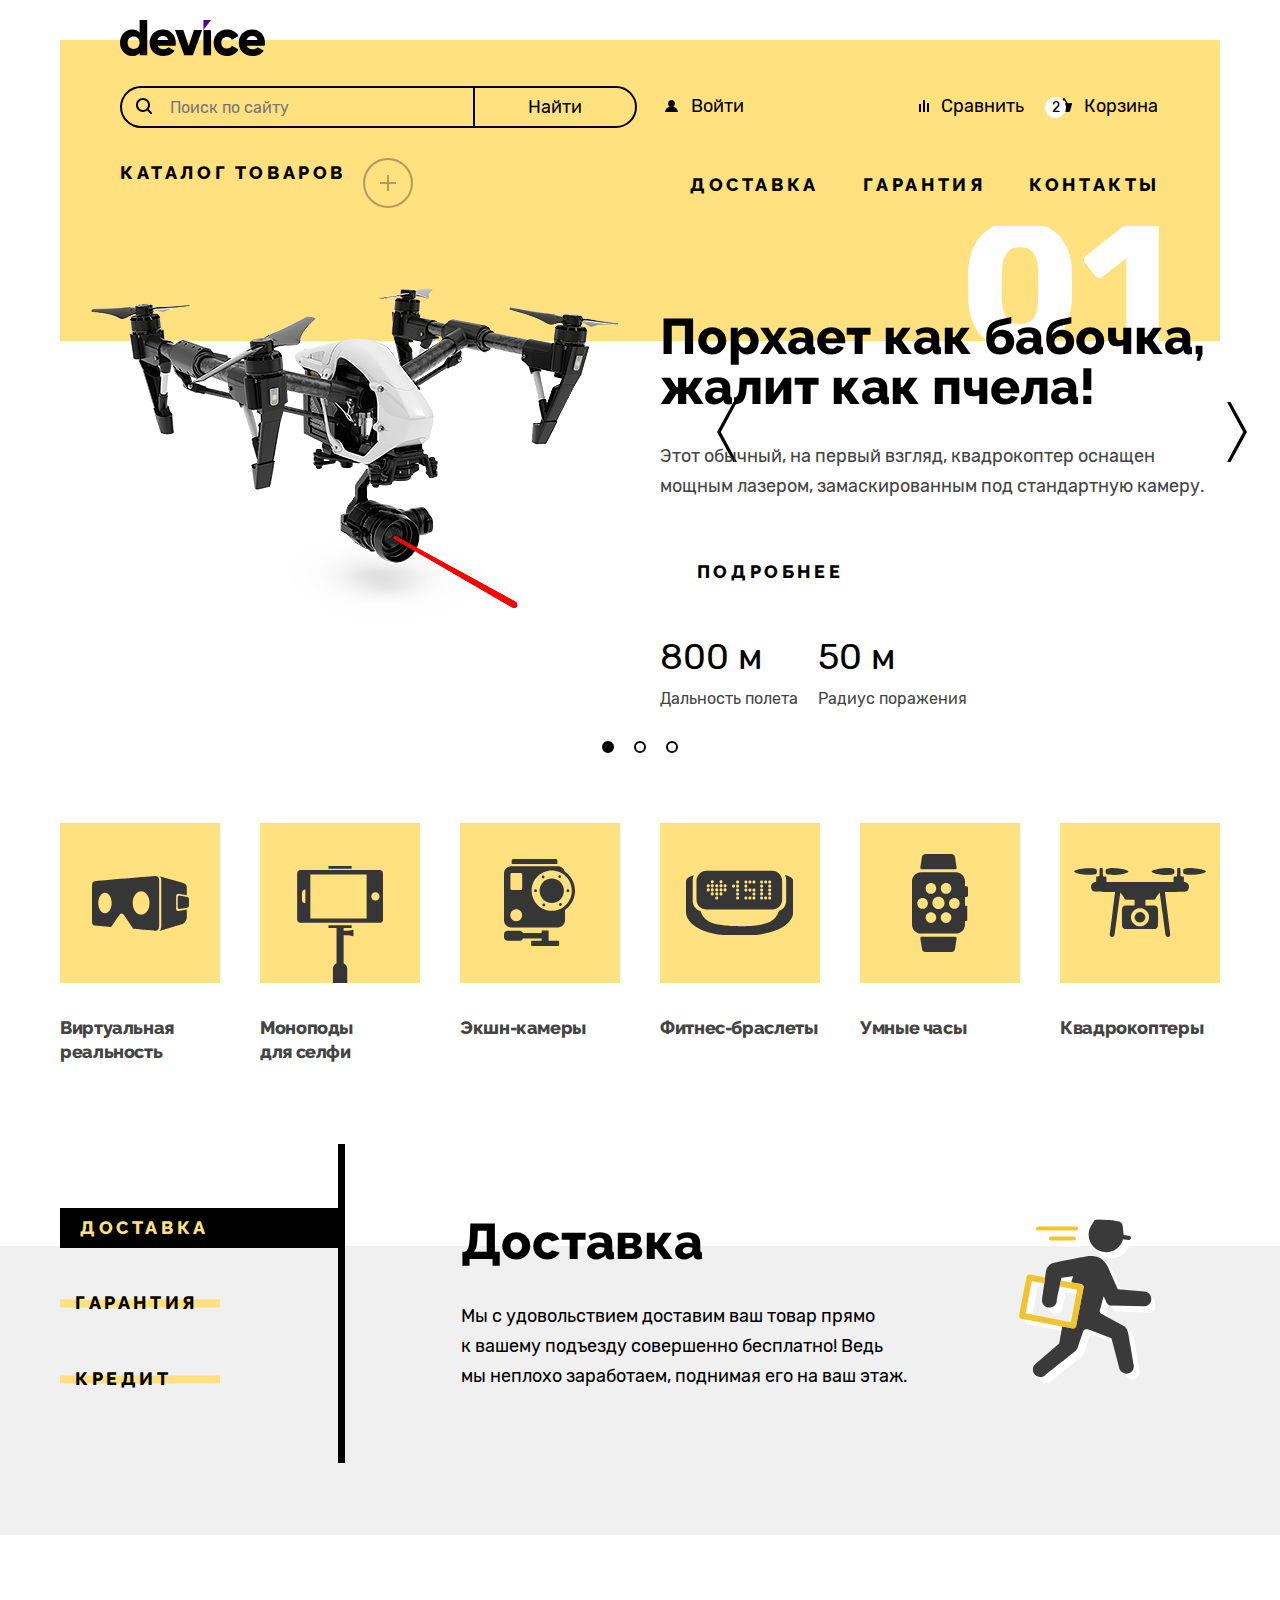
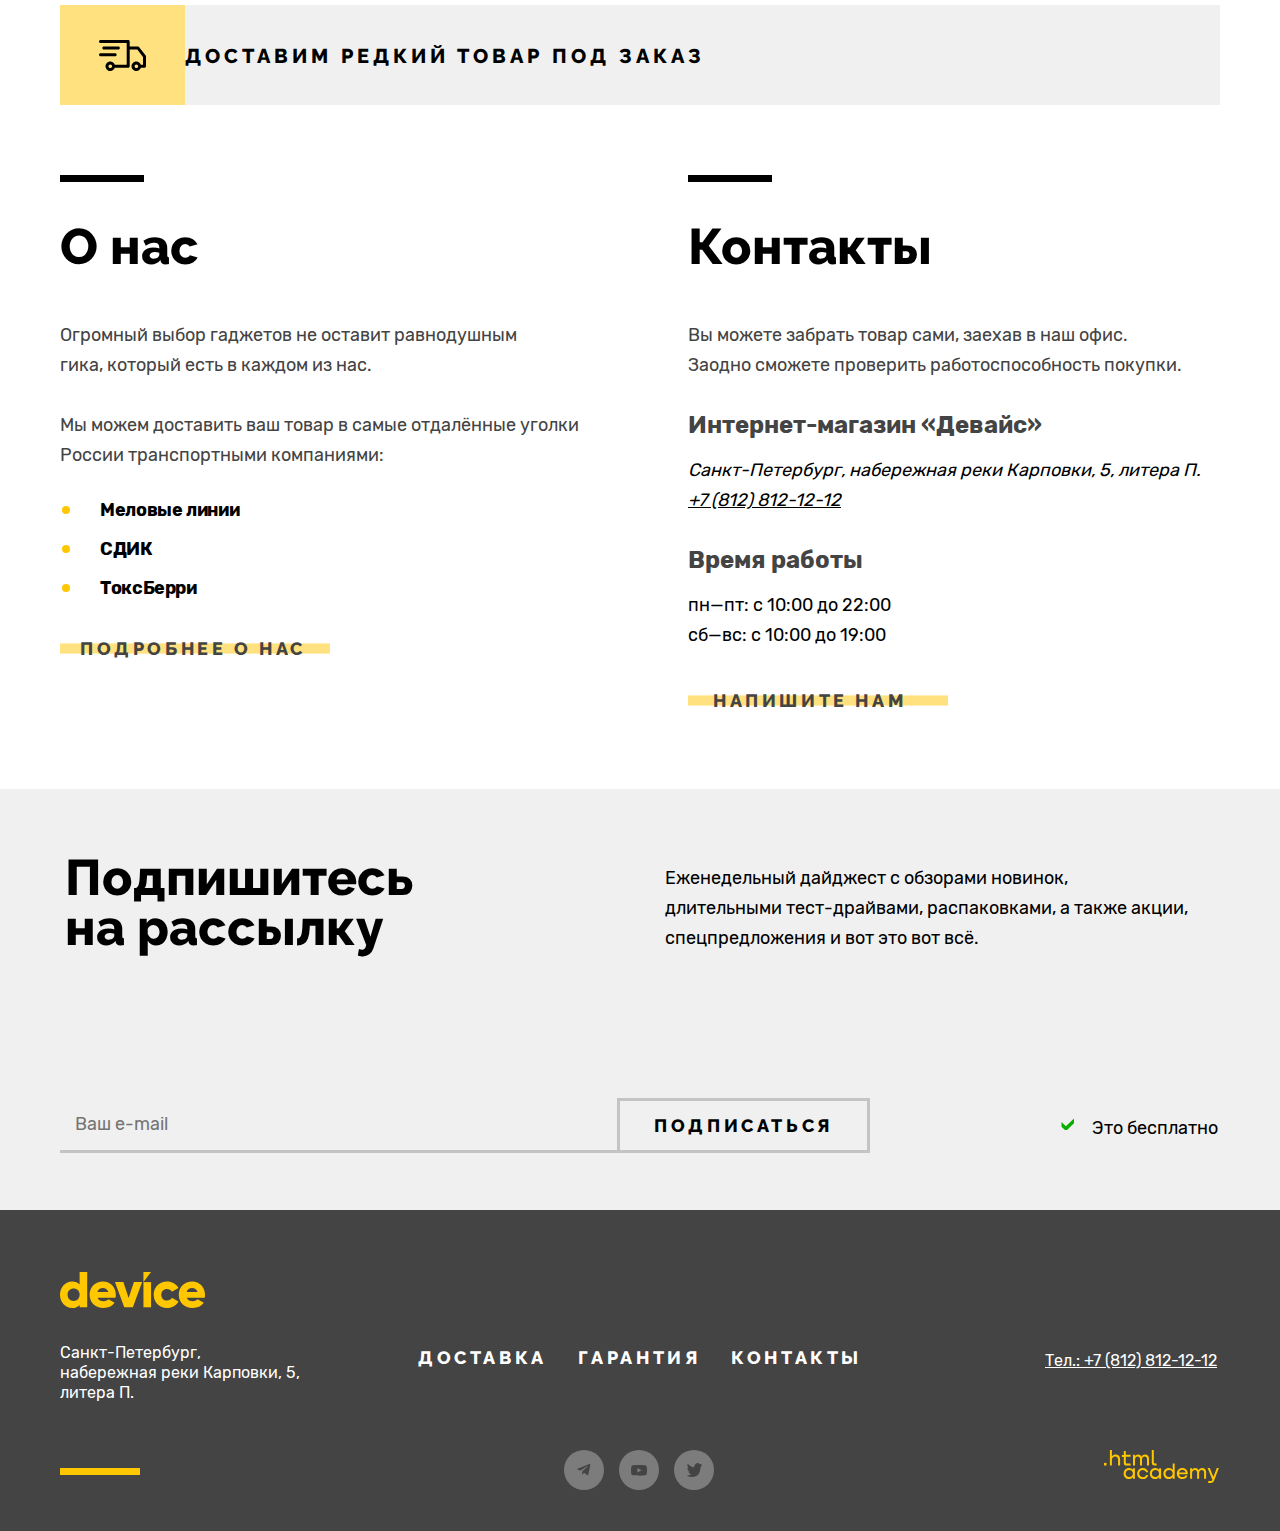
<file: index.html>
<!DOCTYPE html>
<html lang="ru">

  <head>
    <meta charset="utf-8">
    <meta http-equiv="X-UA-Compatible" content="IE=edge">
    <meta name="viewport" content="width=device-width, initial-scale=1.0">
    <meta name="description" content="HTML Academy: Девайс.">
    <title>HTML Academy: Девайс</title>
    <link rel="stylesheet" href="styles/styles.css">
  </head>

  <body>
    <header class="page-header">
      <a class="navigation-logo" href="index.html">
        <img class="page-header-logo" src="images/device-logo.svg" width="145" height="36" alt="Логотип Девайс.">
      </a>
      <nav class="navigation">
        <div class="navigation-list-top">
          <form class="search-form" action="https://echo.htmlacademy.ru/" method="post">
            <label class="search-form-label">
              <span class="visually-hidden">Поиск по сайту.</span>
            </label>
            <input class="search-field" placeholder="Поиск по сайту" type="text" name="site-search" required>
            <button class="search-button button" type="submit">Найти</button>
          </form>
          <div class="navigation-menu">
            <a class="navigation-link" href="#">
              <svg width="15" height="12" viewBox="0 0 15 12" fill="none" xmlns="http://www.w3.org/2000/svg">
                <path
                  d="M1 12H14C13.8 9.4 11.9 7.2 9.3 6.5C10.3 5.9 11 4.8 11 3.5C11 1.6 9.4 0 7.5 0C5.6 0 4 1.6 4 3.5C4 4.8 4.7 5.9 5.7 6.5C3.1 7.2 1.2 9.4 1 12Z"
                  fill="black" />
              </svg>
              <span class="link">Войти</span>
            </a>
            <a class="navigation-link navigation-link-out" aria-label="Выйти" href="#"></a>
          </div>
          <div class="navigation-menu">
            <a class="navigation-link navigation-link-compare" href="#">
              <svg width="10" height="12" viewBox="0 0 10 12" fill="none" xmlns="http://www.w3.org/2000/svg">
                <g clip-path="url(#clip0_40344_551)">
                  <path d="M6 0H4V12H6V0Z" fill="black" />
                  <path d="M2 4H0V12H2V4Z" fill="black" />
                  <path d="M10 3H8V12H10V3Z" fill="black" />
                </g>
                <defs>
                  <clipPath id="clip0_40344_551">
                    <rect width="10" height="12" fill="white" />
                  </clipPath>
                </defs>
              </svg>
              <span class="link">Сравнить</span>
            </a>
            <a class="navigation-link navigation-link-bag" href="#" data-counter="2">
              <svg width="16" height="14" viewBox="0 0 16 14" fill="none" xmlns="http://www.w3.org/2000/svg">
                <g clip-path="url(#clip0_40344_557)">
                  <path
                    d="M15.3 5L11.8 5.2L8.6 0.3C8.5 0.1 8.2 0 8 0C7.8 0 7.5 0.1 7.4 0.3L4.2 5.2H0.7C0.3 5.2 0 5.5 0 5.9C0 6 0 6 0 6.1L1.9 12.9C2.1 13.6 2.6 14 3.3 14H12.7C13.4 14 13.9 13.6 14.1 12.9L16 6C16 5.9 16 5.9 16 5.8C16 5.4 15.7 5 15.3 5ZM8 1.9L10.2 5.1H5.9L8 1.9Z"
                    fill="black" />
                </g>
                <defs>
                  <clipPath id="clip0_40344_557">
                    <rect width="16" height="14" fill="white" />
                  </clipPath>
                </defs>
              </svg>
              <span class="link">Корзина</span>
            </a>
          </div>

        </div>
      </nav>
      <nav class="navigation-list-bottom">
        <div class="product-catalog">
          <button class="product-catalog-button button" type="button">Каталог товаров</button>
          <div class="product-catalog-menu">
            <ul class="product-catalog-list">
              <li class="product-catalog-item">
                <a class="product-catalog-link" href="#">Виртуальная реальность</a>
              </li>
              <li class="product-catalog-item">
                <a class="product-catalog-link" href="monopods.html">Моноподы для cелфи</a>
              </li>
              <li class="product-catalog-item">
                <a class="product-catalog-link" href="#">Экшн-камеры</a>
              </li>
            </ul>
            <ul class="product-catalog-list">
              <li class="product-catalog-item">
                <a class="product-catalog-link" href="#">Фитнес-браслеты</a>
              </li>
              <li class="product-catalog-item">
                <a class="product-catalog-link" href="#">Умные часы</a>
              </li>
            </ul>
            <ul class="product-catalog-list">
              <li class="product-catalog-item">
                <a class="product-catalog-link" href="#">Квадрокоптеры</a>
              </li>
            </ul>
          </div>
        </div>
        <ul class="product-navigation-list">
          <li>
            <a class="product-navigation-link button" href="#">Доставка</a>
          </li>
          <li>
            <a class="product-navigation-link button" href="#">Гарантия</a>
          </li>
          <li>
            <a class="product-navigation-link button" href="#">Контакты</a>
          </li>
        </ul>
        </div>
      </nav>
    </header>

    <main class="main-index  main-container">
      <h1 class="visually-hidden">Интернет-магазин гаджетов Девайс.</h1>
      <section class="marketing">
        <h2 class="visually-hidden">Реклама товаров.</h2>
        <ul class="sliders">
          <li class="slider slider-current">
            <img class="slider-image" src="images/slider-1.png" width="560" height="560" alt="Квадрокоптер.">
            <div class="slider-text">
              <h3 class="slider-title">Порхает как бабочка, жалит как пчела!</h3>
              <p class="slider-describe">Этот обычный, на первый взгляд, квадрокоптер оснащен мощным лазером,
                замаскированным под стандартную камеру.</p>
              <a class="detail" href="#">Подробнее</a>
              <dl class="detail-list">
                <div class="detail-item">
                  <dd class="detail-value">800 м</dd>
                  <dt class="detail-characteristic">Дальность полета</dt>
                </div>
                <div>
                  <dd class="detail-value">50 м</dd>
                  <dt class="detail-characteristic">Радиус поражения</dt>
                </div>
              </dl>
            </div>
          </li>
          <li class="slider">
            <img class="slider-image" src="images/slider-2.png" width="560" height="560" alt="Фитнес-браслет.">
            <h3 class="slider-title">Худеем правильно!</h3>
            <p class="slider-describe">Мотивирующие фитнес-браслеты помогут найти в себе силы не пропускать занятия и
              соблюдать диету.</p>
            <a class="detail" href="#">Подробнее</a>
            <dl class="detail-list">
              <div class="detail-item">
                <dd class="detail-value">48 часов</dd>
                <dt class="detail-characteristic">Без подзарядки</dt>
              </div>
            </dl>
          </li>
          <li class="slider">
            <img class="slider-image" src="images/slider-3.png" width="560" height="560" alt="Селфи-палка.">
            <h3 class="slider-title">Делай селфи, как Бен Стиллер! </h3>
            <p class="slider-describe">Самая длинная палка для селфи доступна в нашем магазине. Восемь (Восемь, Карл!)
              метров длиной и весом всего 5 кг.</p>
            <a class="detail" href="#">Подробнее</a>
            <dl class="detail-list">
              <div class="detail-item">
                <dd class="detail-value">8,5 м</dd>
                <span class="detail-characteristic">Длина палки</span>
              </div>
              <div>
                <dd class="detail-value">5 кг</dd>
                <dt class="detail-characteristic">Вес палки</dt>
              </div>
              <div>
                <dd class="detail-value">Карбон</dd>
                <dt class="detail-characteristic">Материал</dt>
              </div>
            </dl>
          </li>
        </ul>
        <button class="slider-button slider-prev button" type="button">
          <span class="visually-hidden">Предыдущий товар.</span>
        </button>
        <button class="slider-button slider-next button" type="button">
          <span class="visually-hidden">Следующий товар.</span>
        </button>
        <ul class="slider-pagination">
          <li class="slider-pagination-item">
            <button class="slider-pagination-button slider-pagination-button-current button" type="button">
              <span class="visually-hidden">1 товар.</span>
            </button>
          </li>
          <li class="slider-pagination-item">
            <button class="slider-pagination-button button" type="button">
              <span class="visually-hidden">2 товар.</span>
            </button>
          </li>
          <li class="slider-pagination-item">
            <button class="slider-pagination-button button" type="button">
              <span class="visually-hidden">3 товар.</span>
            </button>
          </li>
        </ul>
      </section>
      <section class="menu">
        <h2 class="visually-hidden">Меню</h2>
        <ul class="menu-list">
          <li class="menu-item">
            <a class="menu-button" href="#">Виртуальная <br> реальность</a>
          </li>
          <li class="menu-item">
            <a class="menu-button" href="index.html">Моноподы <br> для селфи</a>
          </li>
          <li class="menu-item">
            <a class="menu-button" href="#">Экшн-камеры</a>
          </li>
          <li class="menu-item">
            <a class="menu-button" href="#">Фитнес-браслеты</a>
          </li>
          <li class="menu-item">
            <a class="menu-button" href="#">Умные часы</a>
          </li>
          <li class="menu-item">
            <a class="menu-button" href="#">Квадрокоптеры</a>
          </li>
        </ul>
      </section>


      <section class="service">
        <h2 class="visually-hidden">Услуги.</h2>
        <div class="service-container">
          <ul class="service-list-button">
            <li class="service-item">
              <button class="button service-button service-button-current button-decorated" type="button">Доставка</button>
            </li>
            <li class="service-item">
              <button class="button service-button button-decorated" type="button">Гарантия</button>
            </li>
            <li class="service-item">
              <button class="button service-button button-decorated" type="button">Кредит</button>
            </li>
          </ul>
          <ul class="service-list-describe">
            <li class="service-describe service-describe-current">
              <h3 class="service-describe-title">Доставка</h3>
              <p class="service-describe-text">Мы с удовольствием доставим ваш товар прямо <br> к вашему подъезду
                совершенно
                бесплатно! Ведь <br> мы неплохо заработаем, поднимая его на ваш этаж.</p>
            </li>
            <li class="service-describe">
              <h3 class="service-describe-title">Гарантия</h3>
              <p class="service-describe-text">Если из-за возгорания купленного у нас товара у вас <br> сгорит дом — не
                переживайте, мы выдадим вам новый. <br> Товар, не дом, конечно же.</p>
            </li>
            <li class="service-describe">
              <h3 class="service-describe-title">Кредит</h3>
              <p class="service-describe-text">Залезть в долговую яму стало проще! Кредитные <br> консультанты подберут
                для
                вас
                наиболее выгодные <br> условия кредита. Выгодные для банка, разумеется.</p>
            </li>
          </ul>
        </div>
      </section>

      <section class="order-button">
        <h2 class="visually-hidden">Доставка под заказ.</h2>
        <a class="order button">Доставим редкий товар под заказ</a>
      </section>
      <section class="contact-info">
        <h2 class="visually-hidden">Контактная информация.</h2>
        <section class="about-us">
          <h3 class="contact-subtitle">О нас</h3>
          <p class="contact-about-us">Огромный выбор гаджетов не оставит равнодушным <br> гика, который есть в каждом из
            нас.
          </p>
          <p class="contact-about-us">Мы можем доставить ваш товар в самые отдалённые уголки России транспортными
            компаниями:
          <ul class="contact-company">
            <li class="contact-company-item">Меловые линии</li>
            <li class="contact-company-item">СДИК</li>
            <li class="contact-company-item">ТоксБерри</li>
          </ul>
          </p>
          <a class="about-us-button button button-decorated" href="#">Подробнее о нас</a>
        </section>
        <section class="contacts">
          <h3 class="contact-subtitle">Контакты</h3>
          <p class="contact-about-us">Вы можете забрать товар сами, заехав в наш офис. <br> Заодно сможете проверить
            работоспособность покупки.</p>
          <h4 class="contact-about-us-title">Интернет-магазин «Девайс»</h4>
          <address class="contact-address">
            <p class="contact-address-text">Санкт-Петербург, набережная реки Карповки, 5, литера П.</p>
            <a class="contact-phone" href="tel:+78128121212">+7 (812) 812-12-12</a>
          </address>
          <h4 class="contact-about-us-title">Время работы</h4>
          <ul class="contact-timetable">
            <li class="contact-timetable-item">пн—пт: с 10:00 до 22:00</li>
            <li class="contact-timetable-item">сб—вс: с 10:00 до 19:00</li>
          </ul>
          <a class="contact-us-button button button-decorated" href="#">Напишите нам</a>
        </section>

      </section>

      <section class="subscribe">
        <div class="subscribe-text-wrapper">
          <h2 class="subscribe-title">Подпишитесь <br> на рассылку</h2>
          <p class="subscribe-item">Еженедельный дайджест с обзорами новинок, <br> длительными тест-драйвами,
            распаковками, а
            также акции, спецпредложения и вот это вот всё.</p>
        </div>
        <div class="subscribe-form-wrapper">
          <form class="subscribe-form" action="https://echo.htmlacademy.ru/" method="post">
            <label class="subscribe-form-email">
              <span class="visually-hidden">Подпишитесь.</span>
              <input class="subscribe-field" type="email" name="subscribe-email" placeholder="Ваш e-mail" required>
            </label>
            <button class="subscribe-button button" type="submit">Подписаться</button>
          </form>
          <span class="subscribe-text">Это бесплатно</span>
        </div>
      </section>
    </main>

    <footer class="page-footer">
      <div class="footer-wrapper">
        <a class="footer-logo" href="#">
          <img class="footer-logo-img" src="images/footer-device-logo.svg" width="145" height="36"
            alt="Логотип Девайс.">
        </a>
        <div class="footer-wrap-row">
          <address class="footer-address">
            <p class="footer-address-text">Санкт-Петербург, набережная реки Карповки, 5, литера П.</p>
          </address>
          <ul class="footer-navigation-list">
            <li class="footer-navigation-item">
              <a class="footer-navigation-link button" href="#">Доставка</a>
            </li>
            <li class="footer-navigation-item">
              <a class="footer-navigation-link button" href="#">Гарантия</a>
            </li>
            <li class="footer-navigation-item">
              <a class="footer-navigation-link button" href="#">Контакты</a>
            </li>
          </ul>
          <a class="footer-contact-phone" href="tel:+78128121212">Тел.: +7 (812) 812-12-12</a>
        </div>
        <div class="footer-socials">
          <ul class="footer-social-list">
            <li class="footer-social-item">
              <a class="footer-logo-social" href="#">
                <span class="visually-hidden">Девайс в Телеграм.</span>
                <svg width="14" height="12" viewBox="0 0 14 12" fill="none" xmlns="http://www.w3.org/2000/svg">
                  <g clip-path="url(#clip0_40344_1283)">
                    <path
                      d="M12.4431 0.0735832L0.623071 4.63158C-0.183596 4.95558 -0.178929 5.40558 0.475071 5.60625L3.50974 6.55292L10.5311 2.12292C10.8631 1.92092 11.1664 2.02958 10.9171 2.25092L5.2284 7.38492H5.22707L5.2284 7.38558L5.01907 10.5136C5.32574 10.5136 5.46107 10.3729 5.63307 10.2069L7.10707 8.77358L10.1731 11.0382C10.7384 11.3496 11.1444 11.1896 11.2851 10.5149L13.2977 1.02958C13.5037 0.203583 12.9824 -0.170417 12.4431 0.0735832Z"
                      fill="#444444" />
                  </g>
                  <defs>
                    <clipPath id="clip0_40344_1283">
                      <rect width="14" height="12" fill="white" />
                    </clipPath>
                  </defs>
                </svg>
              </a>
            </li>
            <li class="footer-social-item">
              <a class="footer-logo-social" href="#">
                <span class="visually-hidden">Девайс в Ютуб.</span>
                <svg width="16" height="11" viewBox="0 0 16 11" fill="none" xmlns="http://www.w3.org/2000/svg">
                  <g clip-path="url(#clip0_40344_1288)">
                    <path
                      d="M15.6671 1.67464C15.5765 1.35146 15.4 1.05887 15.1564 0.827973C14.9059 0.589975 14.5989 0.41973 14.2644 0.333306C13.0124 0.00330585 7.99641 0.00330593 7.99641 0.00330593C5.9053 -0.0204856 3.8147 0.0841556 1.73641 0.316639C1.40187 0.409448 1.09545 0.583497 0.844411 0.823306C0.597745 1.06064 0.419078 1.35331 0.325745 1.67397C0.10154 2.8818 -0.00739387 4.1082 0.000411455 5.33664C-0.00758854 6.56397 0.101078 7.78997 0.325745 8.99931C0.417078 9.31864 0.595078 9.60997 0.842411 9.84531C1.08974 10.0806 1.39774 10.2506 1.73641 10.3406C3.00508 10.67 7.99641 10.67 7.99641 10.67C10.0902 10.6938 12.1835 10.5892 14.2644 10.3566C14.5989 10.2702 14.9059 10.1 15.1564 9.86197C15.3999 9.63112 15.5762 9.33849 15.6664 9.01531C15.8965 7.80794 16.0083 6.58103 16.0004 5.35197C16.0177 4.11771 15.906 2.88502 15.6671 1.67397V1.67464ZM6.40174 7.61931V3.05464L10.5751 5.33731L6.40174 7.61931Z"
                      fill="#444444" />
                  </g>
                  <defs>
                    <clipPath id="clip0_40344_1288">
                      <rect width="16" height="11" fill="white" />
                    </clipPath>
                  </defs>
                </svg>
              </a>
            </li>
            <li class="footer-social-item">
              <a class="footer-logo-social" href="#">
                <span class="visually-hidden">Девайс в Твиттер.</span>
                <svg width="15" height="15" viewBox="0 0 15 15" fill="none" xmlns="http://www.w3.org/2000/svg">
                  <path
                    d="M9.7 0.155143C11.2 -0.344857 12.3 0.455143 12.9 1.25514C13.4 1.05514 14 0.855143 14.6 0.655143C14.6 1.45514 14.1 2.05514 13.8 2.25514C14.5 2.45514 15 1.85514 15 1.85514C14.9 2.75514 14.1 3.55514 13.6 3.75514C13.4 10.0551 10.8 14.1551 4.7 14.0551C4.2 14.0551 4.8 14.0551 4.3 14.0551C4 14.0551 0.6 13.6551 0 12.2551C2 12.4551 3.4 11.8551 4.1 11.1551C3.3 10.8551 1.7 10.7551 1.5 8.35514C1.8 8.55514 2 8.65514 2.6 8.55514C1.5 7.75514 0.3 7.05514 0.4 5.05514C0.7 5.35514 1.3 5.55514 1.6 5.45514C1 5.25514 -0.2 2.35514 0.8 0.855143C2.4 2.55514 4.1 4.25514 7.1 4.35514C7.3 2.25514 8.1 0.855143 9.7 0.155143Z"
                    fill="#444444" />
                </svg>
              </a>
            </li>
          </ul>
          <a class="footer-htmlacademy-logo" href="https://htmlacademy.ru/">
            <svg width="115" height="33" viewBox="0 0 115 33" xmlns="http://www.w3.org/2000/svg">
              <path d="M0 12.9V15.5H2.5V12.9H0Z" />
              <path
                d="M11.6 4.5C10 4.5 8.8 5.2 8 6.2H7.9V0H5.9V15.5H7.9V10.2C7.9 8.1 9.2 6.6 11.2 6.6C13 6.6 14.1 8 14.1 9.8V15.5H16.1V9.4C16.2 6.4 14.3 4.5 11.6 4.5Z" />
              <path
                d="M26.6 4.8H21.8V1.1H19.8V4.9H17.9V6.9H19.8V12.9C19.8 14.6 20.8 15.6 22.5 15.6H26.6V13.6H22.9C22.2 13.6 21.8 13.2 21.8 12.5V6.8H26.6V4.8Z" />
              <path
                d="M41.1 4.6C39.5 4.6 38.2 5.4 37.6 6.7H37.5C36.9 5.5 35.7 4.6 34.1 4.6C32.7 4.6 31.6 5.4 31 6.4H30.9V4.8H29V15.4H31V10C31 8 32 6.5 33.6 6.5C35.1 6.5 36 7.5 36 9.1V15.4H38V9.8C38 7.4 39.4 6.5 40.6 6.5C42.1 6.5 43 7.5 43 9.1V15.4H45V8.9C45.1 6.4 43.6 4.6 41.1 4.6Z" />
              <path
                d="M47.8 12.7C47.8 14.4 48.8 15.4 50.6 15.4H52.6V13.4H50.9C50.2 13.4 49.8 13 49.8 12.3V0H47.8V12.7Z" />
              <path
                d="M28.9 19.7C28 18.6 26.7 17.9 25 17.9C21.9 17.9 19.6 20.2 19.6 23.5C19.6 26.8 21.9 29.1 25 29.1C26.8 29.1 28 28.3 28.8 27.2H28.9V28.8H30.9V18.2H28.9V19.7ZM25.3 27.1C23.1 27.1 21.7 25.5 21.7 23.5C21.7 21.5 23.1 19.9 25.3 19.9C27.5 19.9 28.9 21.5 28.9 23.5C28.9 25.4 27.5 27.1 25.3 27.1Z" />
              <path
                d="M44.2 22C43.7 19.6 41.6 17.9 38.8 17.9C35.4 17.9 33.2 20.4 33.2 23.5C33.2 26.6 35.4 29.1 38.8 29.1C41.6 29.1 43.7 27.3 44.2 24.9H42.1C41.7 26.2 40.4 27.2 38.8 27.2C36.6 27.2 35.2 25.6 35.2 23.6C35.2 21.6 36.6 20 38.8 20C40.4 20 41.6 21 42.1 22.2H44.2V22Z" />
              <path
                d="M55.1 19.7C54.2 18.6 52.9 17.9 51.2 17.9C48.1 17.9 45.8 20.2 45.8 23.5C45.8 26.8 48.1 29.1 51.2 29.1C53 29.1 54.2 28.3 55 27.2H55.1V28.8H57.1V18.2H55.1V19.7ZM51.5 27.1C49.3 27.1 47.9 25.5 47.9 23.5C47.9 21.5 49.3 19.9 51.5 19.9C53.7 19.9 55.1 21.5 55.1 23.5C55.1 25.4 53.6 27.1 51.5 27.1Z" />
              <path
                d="M68.7 19.8C67.8 18.7 66.5 17.9 64.8 17.9C61.7 17.9 59.4 20.2 59.4 23.5C59.4 26.8 61.6 29.1 64.8 29.1C66.5 29.1 67.8 28.3 68.6 27.3H68.7V28.8H70.7V13.4H68.7V19.8ZM65.1 27.1C62.9 27.1 61.5 25.5 61.5 23.5C61.5 21.5 62.9 19.9 65.1 19.9C67.3 19.9 68.7 21.5 68.7 23.5C68.6 25.5 67.2 27.1 65.1 27.1Z" />
              <path
                d="M78.3 17.9C75 17.9 72.8 20.4 72.8 23.5C72.8 26.5 74.9 29.1 78.3 29.1C80.8 29.1 82.8 27.8 83.5 25.5H81.4C80.9 26.5 79.8 27.1 78.4 27.1C76.5 27.1 75.1 25.8 75 24.2H83.8C84 20.6 81.8 17.9 78.3 17.9ZM78.3 19.8C80 19.8 81.3 20.8 81.6 22.4H75.1C75.4 20.9 76.6 19.8 78.3 19.8Z" />
              <path
                d="M98.2 17.9C96.6 17.9 95.3 18.7 94.6 19.9H94.5C93.9 18.7 92.7 17.9 91.1 17.9C89.7 17.9 88.6 18.6 88 19.7V18.2H86.1V28.8H88.1V23.4C88.1 21.4 89.1 20 90.7 19.9C92.2 19.9 93.1 20.9 93.1 22.5V28.8H95.1V23.2C95.1 20.8 96.5 19.9 97.7 19.9C99.2 19.9 100.1 20.9 100.1 22.5V28.8H102.1V22.3C102.2 19.7 100.7 17.9 98.2 17.9Z" />
              <path
                d="M109.4 27L105.8 18.1H103.6L108.4 29.7C108.1 30.6 107.7 30.9 106.7 30.9H104.2V32.9H106.7C108.5 32.9 109.5 32.1 110.2 30.3L114.9 18.1H112.8L109.4 27Z" />
            </svg>
          </a>
        </div>
      </div>
    </footer>
  </body>

</html>
</file>
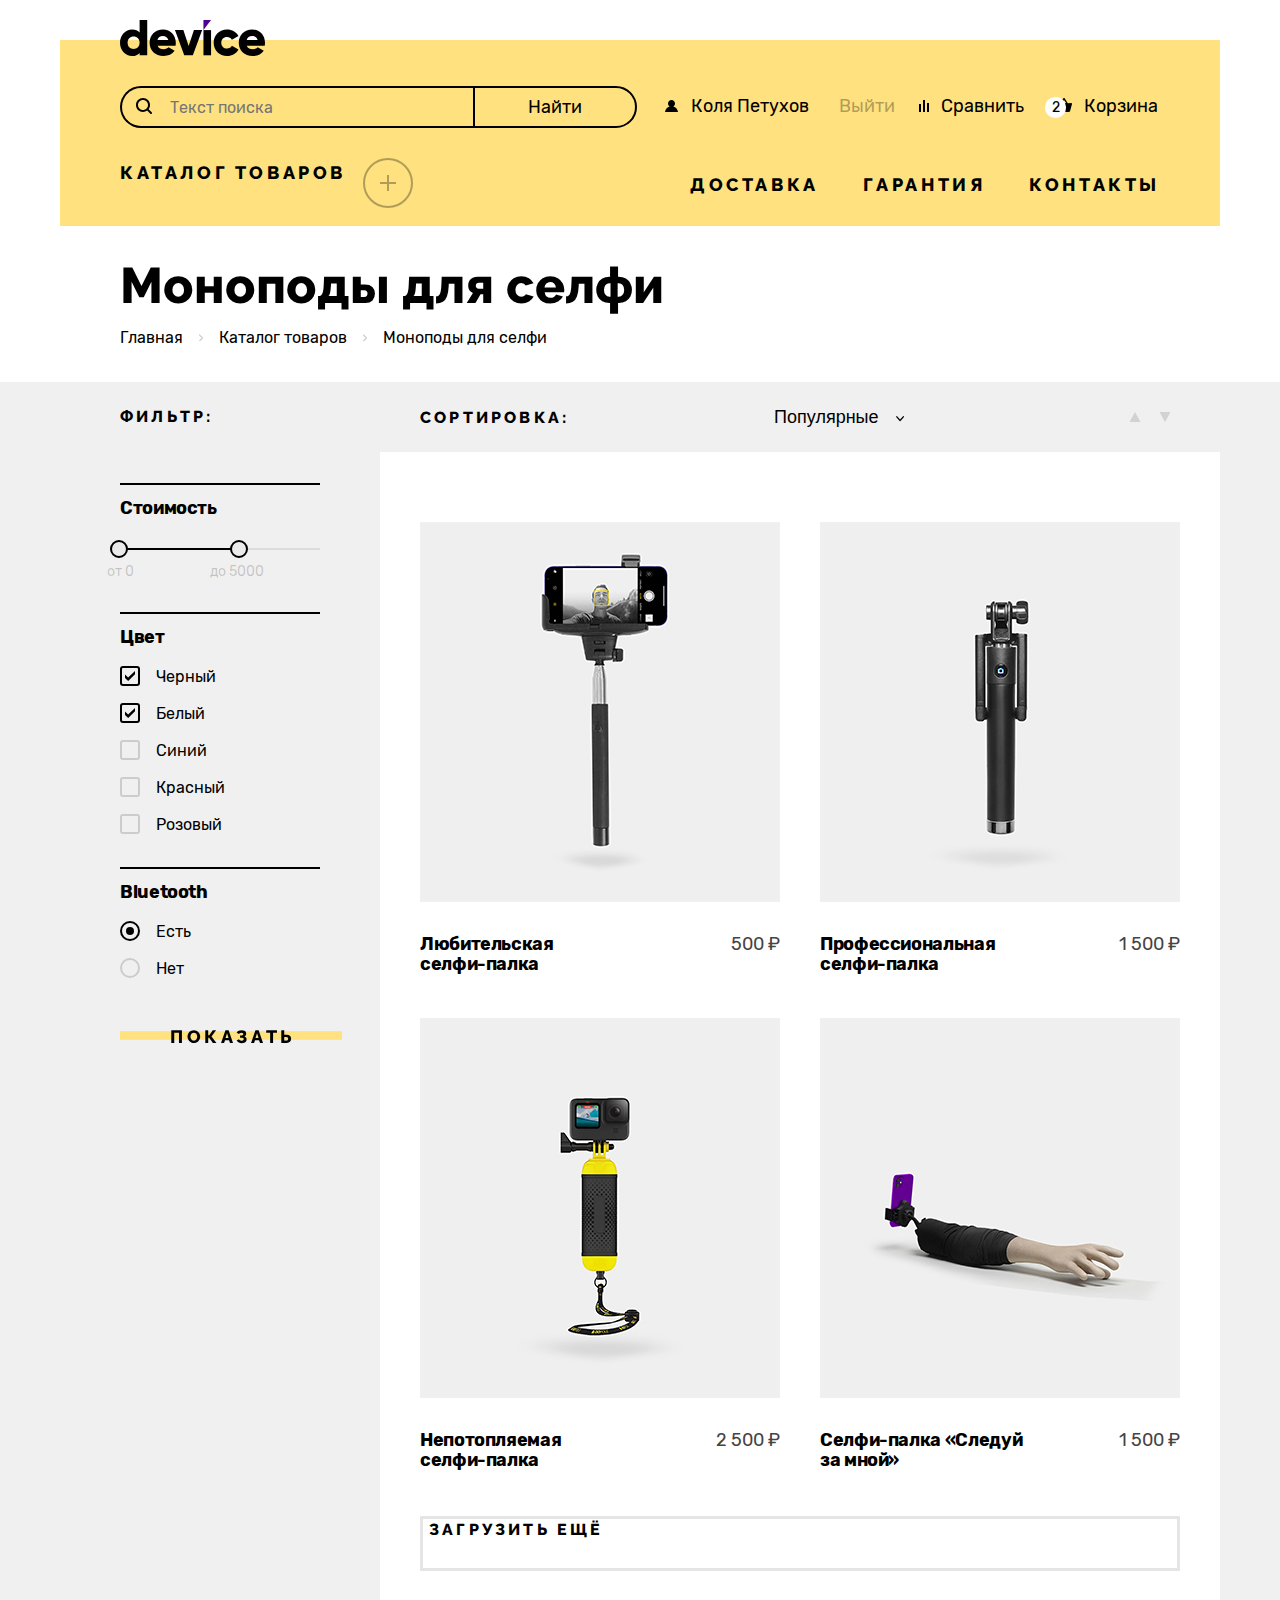
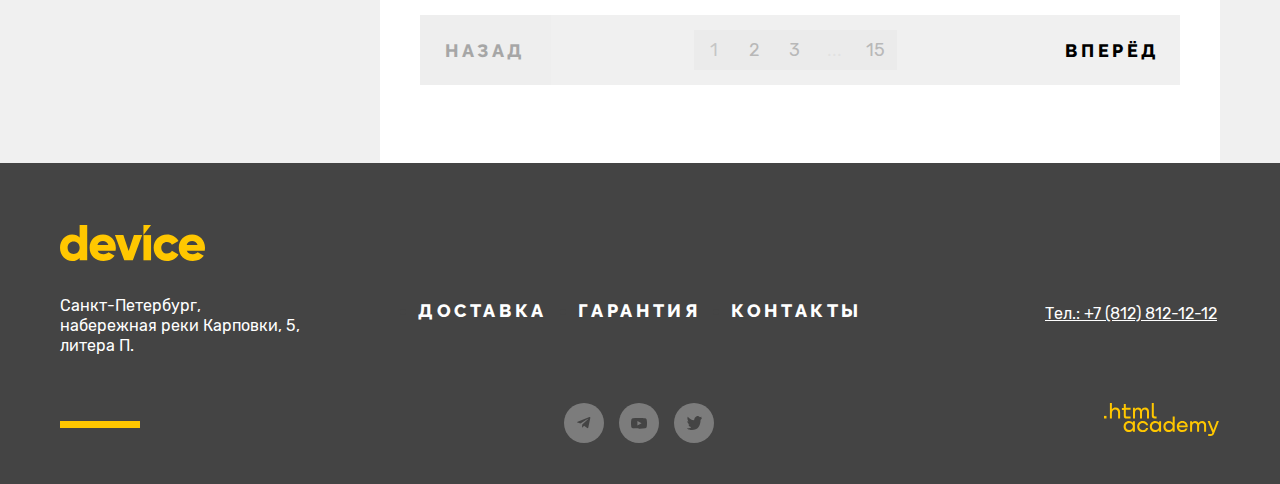
<file: catalog.html>
<!DOCTYPE html>
<html lang="ru">

  <head>
    <meta charset="utf-8">
    <meta http-equiv="X-UA-Compatible" content="IE=edge">
    <meta name="viewport" content="width=device-width, initial-scale=1.0">
    <meta name="description" content="HTML Academy: Девайс.">
    <title>HTML Academy: Девайс</title>
    <link rel="stylesheet" href="styles/styles.css">
  </head>

  <body>
    <header class="page-header">
      <a class="navigation-logo" href="index.html">
        <img class="page-header-logo" src="images/device-logo.svg" width="145" height="36" alt="Логотип Девайс.">
      </a>
      <nav class="navigation">
        <div class="navigation-list-top">
          <form class="search-form" action="https://echo.htmlacademy.ru/" method="post">
            <label class="search-form-label">
              <span class="visually-hidden">Поиск по сайту.</span>
            </label>
            <input class="search-field" placeholder="Текст поиска" type="text" name="site-search" required>
            <button class="search-button button" type="submit">Найти</button>
          </form>
          <div class="navigation-menu">
            <a class="navigation-link" href="#">
              <svg width="15" height="12" viewBox="0 0 15 12" fill="none" xmlns="http://www.w3.org/2000/svg">
                <path
                  d="M1 12H14C13.8 9.4 11.9 7.2 9.3 6.5C10.3 5.9 11 4.8 11 3.5C11 1.6 9.4 0 7.5 0C5.6 0 4 1.6 4 3.5C4 4.8 4.7 5.9 5.7 6.5C3.1 7.2 1.2 9.4 1 12Z"
                  fill="black" />
              </svg>
              <span class="link">Коля Петухов</span>
            </a>
            <a class="navigation-link navigation-link-out" href="#">Выйти</a>
          </div>
          <div class="navigation-menu">
            <a class="navigation-link navigation-link-compare" href="#">
              <svg width="10" height="12" viewBox="0 0 10 12" fill="none" xmlns="http://www.w3.org/2000/svg">
                <g clip-path="url(#clip0_40344_551)">
                  <path d="M6 0H4V12H6V0Z" fill="black" />
                  <path d="M2 4H0V12H2V4Z" fill="black" />
                  <path d="M10 3H8V12H10V3Z" fill="black" />
                </g>
                <defs>
                  <clipPath id="clip0_40344_551">
                    <rect width="10" height="12" fill="white" />
                  </clipPath>
                </defs>
              </svg>
              <span class="link">Сравнить</span>
            </a>
            <a class="navigation-link navigation-link-bag" href="#" data-counter="2">
              <svg width="16" height="14" viewBox="0 0 16 14" fill="none" xmlns="http://www.w3.org/2000/svg">
                <g clip-path="url(#clip0_40344_557)">
                  <path
                    d="M15.3 5L11.8 5.2L8.6 0.3C8.5 0.1 8.2 0 8 0C7.8 0 7.5 0.1 7.4 0.3L4.2 5.2H0.7C0.3 5.2 0 5.5 0 5.9C0 6 0 6 0 6.1L1.9 12.9C2.1 13.6 2.6 14 3.3 14H12.7C13.4 14 13.9 13.6 14.1 12.9L16 6C16 5.9 16 5.9 16 5.8C16 5.4 15.7 5 15.3 5ZM8 1.9L10.2 5.1H5.9L8 1.9Z"
                    fill="black" />
                </g>
                <defs>
                  <clipPath id="clip0_40344_557">
                    <rect width="16" height="14" fill="white" />
                  </clipPath>
                </defs>
              </svg>
              <span class="link">Корзина</span>
            </a>
          </div>

        </div>
      </nav>
      <nav class="navigation-list-bottom">
        <div class="product-catalog">
          <button class="product-catalog-button button" type="button">Каталог товаров</button>
          <div class="product-catalog-menu">
            <ul class="product-catalog-list">
              <li class="product-catalog-item">
                <a class="product-catalog-link" href="#">Виртуальная реальность</a>
              </li>
              <li class="product-catalog-item">
                <a class="product-catalog-link" href="monopods.html">Моноподы для cелфи</a>
              </li>
              <li class="product-catalog-item">
                <a class="product-catalog-link" href="#">Экшн-камеры</a>
              </li>
            </ul>
            <ul class="product-catalog-list">
              <li class="product-catalog-item">
                <a class="product-catalog-link" href="#">Фитнес-браслеты</a>
              </li>
              <li class="product-catalog-item">
                <a class="product-catalog-link" href="#">Умные часы</a>
              </li>
            </ul>
            <ul class="product-catalog-list">
              <li class="product-catalog-item">
                <a class="product-catalog-link" href="#">Квадрокоптеры</a>
              </li>
            </ul>
          </div>
        </div>
        <ul class="product-navigation-list">
          <li>
            <a class="product-navigation-link button" href="#">Доставка</a>
          </li>
          <li>
            <a class="product-navigation-link button" href="#">Гарантия</a>
          </li>
          <li>
            <a class="product-navigation-link button" href="#">Контакты</a>
          </li>
        </ul>
        </div>
      </nav>
    </header>
    <main class="main-inner">
      <section class="inner-header">
        <h1 class="inner-header-title">Моноподы для селфи</h1>
        <ol class="breadcrumbs">
          <li class="breadcrumbs-item">
            <a class="breadcrumbs-link" href="index.html">Главная</a>
          </li>
          <li class="breadcrumbs-item">
            <a class="breadcrumbs-link" href="#">Каталог товаров</a>
          </li>
          <li class="breadcrumbs-item">
            <span class="breadcrumbs-link">Моноподы для селфи</span>
          </li>
        </ol>
      </section>

      <section class="catalog">
        <div class="catalog-container">
          <h2 class="visually-hidden">Список товаров с фильтрами.</h2>

          <form class="catalog-filter-form" action="https://echo.htmlacademy.ru/" method="get">
            <h3 class="filter-title">Фильтр:</h3>
            <fieldset class="catalog-filter-group">
              <legend class="catalog-filter-title">Стоимость</legend>
              <div class="range-scale">
                <div class="range-bar">
                  <button class="range-toggle toggle-min button" type="button"
                    aria-label="Изменить минимальную цену."><span class="toggle-description">от 0</span></button>
                  <button class="range-toggle toggle-max button" type="button"
                    aria-label="Изменить максимальную цену."><span class="toggle-description">до 5000</span></button>
                </div>
              </div>
            </fieldset>

            <fieldset class="catalog-filter-group">
              <legend class="catalog-filter-title">Цвет</legend>
              <ul class="catalog-filter-list">
                <li class="catalog-filter-item">
                  <label class="control" for="black">
                    <input class="visually-hidden control-input" type="checkbox" name="color" id="black" value="black"
                      checked>
                    <span class="control-decoration control-decoration-checkbox"></span>
                    <span>Черный</span>
                  </label>
                </li>
                <li class="catalog-filter-item">
                  <label class="control" for="white">
                    <input class="visually-hidden control-input" type="checkbox" name="color" id="white" value="white"
                      checked>
                    <span class="control-decoration control-decoration-checkbox"></span>
                    <span>Белый</span>
                  </label>
                </li>
                <li class="catalog-filter-item">
                  <label class="control" for="blue">
                    <input class="visually-hidden control-input" type="checkbox" name="color" id="blue" value="blue">
                    <span class="control-decoration control-decoration-checkbox"></span>
                    <span>Синий</span>
                  </label>
                </li>
                <li class="catalog-filter-item">
                  <label class="control" for="red">
                    <input class="visually-hidden control-input" type="checkbox" name="color" id="red" value="red">
                    <span class="control-decoration control-decoration-checkbox"></span>
                    <span>Красный</span>
                  </label>
                </li>
                <li class="catalog-filter-item">
                  <label class="control" for="pink">
                    <input class="visually-hidden control-input" type="checkbox" name="color" id="pink" value="pink">
                    <span class="control-decoration control-decoration-checkbox"></span>
                    <span>Розовый</span>
                  </label>
                </li>
              </ul>
            </fieldset>

            <fieldset class="catalog-filter-group">
              <legend class="catalog-filter-title">Bluetooth</legend>
              <ul class="catalog-filter-list">
                <li class="catalog-filter-item">
                  <label class="control">
                    <input class="visually-hidden control-input" type="radio" name="bluetooth" value="yes" checked>
                    <span class="control-decoration control-decoration-radio"></span>
                    <span>Есть</span>
                  </label>
                </li>
                <li class="catalog-filter-item">
                  <label class="control">
                    <input class="visually-hidden control-input" type="radio" name="bluetooth" value="no">
                    <span class="control-decoration control-decoration-radio"></span>
                    <span>Нет</span>
                  </label>
                </li>
              </ul>
            </fieldset>

            <button class="apply-button decor-button button" type="submit">Показать</button>
          </form>


          <div class="sort-container">
            <h2 class="visually-hidden">Результаты поиска.</h2>
            <div class="sort-select">
              <h3 class="sort-title">Сортировка:</h3>
              <div class="select-control-container">
                <select class="select-control" aria-label="Сортировка">
                  <option value="popular">Популярные</option>
                  <option value="price">Цена</option>
                  <option value="new">Новинки</option>
                </select>
              </div>
              <div class="sort-button">
                <a class="button up-button" href="#" aria-label="По возрастанию.">
                  <svg width="12" height="10" viewBox="0 0 12 10">
                    <path d="M6 0L11.5 10H0.5" />
                  </svg>
                </a>
                <a class="button down-button" href="#" aria-label="По убыванию.">
                  <svg width="12" height="10" viewBox="0 0 12 10">
                    <path d="M6 0L11.5 10H0.5" />
                  </svg>
                </a>
              </div>

            </div>
            <div class="product-container">
              <ul class="product-list">
                <li class="product-card">
                  <a class="product-card-link" href="#">
                    <img class="product-card-image" src="images/product-1.jpg" alt="Любительская селфи-палка.">
                    <h3 class="product-card-title">Любительская <br> селфи-палка</h3>
                    <span class="product-card-price">500 ₽</span>
                  </a>
                </li>
                <li class="product-card">
                  <a class="product-card-link" href="#">
                    <img class="product-card-image" src="images/product-2.jpg" alt="Профессиональная селфи-палка.">
                    <h3 class="product-card-title">Профессиональная селфи-палка</h3>
                    <span class="product-card-price">1 500 ₽</span>
                  </a>
                </li>
                <li class="product-card">
                  <a class="product-card-link" href="#">
                    <img class="product-card-image" src="images/product-3.jpg" alt="Непотопляемая селфи-палка.">
                    <h3 class="product-card-title">Непотопляемая <br> селфи-палка</h3>
                    <span class="product-card-price">2 500 ₽</span>
                  </a>
                </li>
                <li class="product-card">
                  <a class="product-card-link" href="#">
                    <img class="product-card-image" src="images/product-4.jpg" alt="Селфи-палка «Следуй за мной».">
                    <h3 class="product-card-title">Селфи-палка «Следуй <br> за мной»</h3>
                    <span class="product-card-price">1 500 ₽</span>
                  </a>
                </li>
              </ul>

              <button class="button pagination-show-more" type="button">Загрузить ещё</button>
              <div class="pagination">
                <a class="pagination-link pagination-prev pagination-disabled">
                  <span>Назад</span>
                </a>

                <ul class="pagination-list">
                  <li class="pagination-item">
                    <a class="pagination-link pagination-current">1</a>
                  </li>
                  <li class="pagination-item">
                    <a class="pagination-link" href="#">2</a>
                  </li>
                  <li class="pagination-item">
                    <a class="pagination-link" href="#">3</a>
                  </li>
                  <li class="pagination-item">
                    <span class="pagination-link pagination-link-divider" href="#">...</span>
                  </li>
                  <li class="pagination-item">
                    <a class="pagination-link" href="#">15</a>
                  </li>
                </ul>
                <a class="pagination-next" href="#">
                  <span>Вперёд</span>
                </a>
              </div>
            </div>
          </div>
        </div>
      </section>


    </main>

    <footer class="page-footer">
      <div class="footer-wrapper">
        <a class="footer-logo" href="#">
          <img class="footer-logo-img" src="images/footer-device-logo.svg" width="145" height="36"
            alt="Логотип Девайс.">
        </a>
        <div class="footer-wrap-row">
          <address class="footer-address">
            <p class="footer-address-text">Санкт-Петербург, набережная реки Карповки, 5, литера П.</p>
          </address>
          <ul class="footer-navigation-list">
            <li class="footer-navigation-item">
              <a class="footer-navigation-link button" href="#">Доставка</a>
            </li>
            <li class="footer-navigation-item">
              <a class="footer-navigation-link button" href="#">Гарантия</a>
            </li>
            <li class="footer-navigation-item">
              <a class="footer-navigation-link button" href="#">Контакты</a>
            </li>
          </ul>
          <a class="footer-contact-phone" href="tel:+78128121212">Тел.: +7 (812) 812-12-12</a>
        </div>
        <div class="footer-socials">
          <ul class="footer-social-list">
            <li class="footer-social-item">
              <a class="footer-logo-social" href="#">
                <span class="visually-hidden">Девайс в Телеграм.</span>
                <svg width="14" height="12" viewBox="0 0 14 12" fill="none" xmlns="http://www.w3.org/2000/svg">
                  <g clip-path="url(#clip0_40344_1283)">
                    <path
                      d="M12.4431 0.0735832L0.623071 4.63158C-0.183596 4.95558 -0.178929 5.40558 0.475071 5.60625L3.50974 6.55292L10.5311 2.12292C10.8631 1.92092 11.1664 2.02958 10.9171 2.25092L5.2284 7.38492H5.22707L5.2284 7.38558L5.01907 10.5136C5.32574 10.5136 5.46107 10.3729 5.63307 10.2069L7.10707 8.77358L10.1731 11.0382C10.7384 11.3496 11.1444 11.1896 11.2851 10.5149L13.2977 1.02958C13.5037 0.203583 12.9824 -0.170417 12.4431 0.0735832Z"
                      fill="#444444" />
                  </g>
                  <defs>
                    <clipPath id="clip0_40344_1283">
                      <rect width="14" height="12" fill="white" />
                    </clipPath>
                  </defs>
                </svg>
              </a>
            </li>
            <li class="footer-social-item">
              <a class="footer-logo-social" href="#">
                <span class="visually-hidden">Девайс в Ютуб.</span>
                <svg width="16" height="11" viewBox="0 0 16 11" fill="none" xmlns="http://www.w3.org/2000/svg">
                  <g clip-path="url(#clip0_40344_1288)">
                    <path
                      d="M15.6671 1.67464C15.5765 1.35146 15.4 1.05887 15.1564 0.827973C14.9059 0.589975 14.5989 0.41973 14.2644 0.333306C13.0124 0.00330585 7.99641 0.00330593 7.99641 0.00330593C5.9053 -0.0204856 3.8147 0.0841556 1.73641 0.316639C1.40187 0.409448 1.09545 0.583497 0.844411 0.823306C0.597745 1.06064 0.419078 1.35331 0.325745 1.67397C0.10154 2.8818 -0.00739387 4.1082 0.000411455 5.33664C-0.00758854 6.56397 0.101078 7.78997 0.325745 8.99931C0.417078 9.31864 0.595078 9.60997 0.842411 9.84531C1.08974 10.0806 1.39774 10.2506 1.73641 10.3406C3.00508 10.67 7.99641 10.67 7.99641 10.67C10.0902 10.6938 12.1835 10.5892 14.2644 10.3566C14.5989 10.2702 14.9059 10.1 15.1564 9.86197C15.3999 9.63112 15.5762 9.33849 15.6664 9.01531C15.8965 7.80794 16.0083 6.58103 16.0004 5.35197C16.0177 4.11771 15.906 2.88502 15.6671 1.67397V1.67464ZM6.40174 7.61931V3.05464L10.5751 5.33731L6.40174 7.61931Z"
                      fill="#444444" />
                  </g>
                  <defs>
                    <clipPath id="clip0_40344_1288">
                      <rect width="16" height="11" fill="white" />
                    </clipPath>
                  </defs>
                </svg>
              </a>
            </li>
            <li class="footer-social-item">
              <a class="footer-logo-social" href="#">
                <span class="visually-hidden">Девайс в Твиттер.</span>
                <svg width="15" height="15" viewBox="0 0 15 15" fill="none" xmlns="http://www.w3.org/2000/svg">
                  <path
                    d="M9.7 0.155143C11.2 -0.344857 12.3 0.455143 12.9 1.25514C13.4 1.05514 14 0.855143 14.6 0.655143C14.6 1.45514 14.1 2.05514 13.8 2.25514C14.5 2.45514 15 1.85514 15 1.85514C14.9 2.75514 14.1 3.55514 13.6 3.75514C13.4 10.0551 10.8 14.1551 4.7 14.0551C4.2 14.0551 4.8 14.0551 4.3 14.0551C4 14.0551 0.6 13.6551 0 12.2551C2 12.4551 3.4 11.8551 4.1 11.1551C3.3 10.8551 1.7 10.7551 1.5 8.35514C1.8 8.55514 2 8.65514 2.6 8.55514C1.5 7.75514 0.3 7.05514 0.4 5.05514C0.7 5.35514 1.3 5.55514 1.6 5.45514C1 5.25514 -0.2 2.35514 0.8 0.855143C2.4 2.55514 4.1 4.25514 7.1 4.35514C7.3 2.25514 8.1 0.855143 9.7 0.155143Z"
                    fill="#444444" />
                </svg>
              </a>
            </li>
          </ul>
          <a class="footer-htmlacademy-logo" href="https://htmlacademy.ru/">
            <svg width="115" height="33" viewBox="0 0 115 33" xmlns="http://www.w3.org/2000/svg">
              <path d="M0 12.9V15.5H2.5V12.9H0Z" />
              <path
                d="M11.6 4.5C10 4.5 8.8 5.2 8 6.2H7.9V0H5.9V15.5H7.9V10.2C7.9 8.1 9.2 6.6 11.2 6.6C13 6.6 14.1 8 14.1 9.8V15.5H16.1V9.4C16.2 6.4 14.3 4.5 11.6 4.5Z" />
              <path
                d="M26.6 4.8H21.8V1.1H19.8V4.9H17.9V6.9H19.8V12.9C19.8 14.6 20.8 15.6 22.5 15.6H26.6V13.6H22.9C22.2 13.6 21.8 13.2 21.8 12.5V6.8H26.6V4.8Z" />
              <path
                d="M41.1 4.6C39.5 4.6 38.2 5.4 37.6 6.7H37.5C36.9 5.5 35.7 4.6 34.1 4.6C32.7 4.6 31.6 5.4 31 6.4H30.9V4.8H29V15.4H31V10C31 8 32 6.5 33.6 6.5C35.1 6.5 36 7.5 36 9.1V15.4H38V9.8C38 7.4 39.4 6.5 40.6 6.5C42.1 6.5 43 7.5 43 9.1V15.4H45V8.9C45.1 6.4 43.6 4.6 41.1 4.6Z" />
              <path
                d="M47.8 12.7C47.8 14.4 48.8 15.4 50.6 15.4H52.6V13.4H50.9C50.2 13.4 49.8 13 49.8 12.3V0H47.8V12.7Z" />
              <path
                d="M28.9 19.7C28 18.6 26.7 17.9 25 17.9C21.9 17.9 19.6 20.2 19.6 23.5C19.6 26.8 21.9 29.1 25 29.1C26.8 29.1 28 28.3 28.8 27.2H28.9V28.8H30.9V18.2H28.9V19.7ZM25.3 27.1C23.1 27.1 21.7 25.5 21.7 23.5C21.7 21.5 23.1 19.9 25.3 19.9C27.5 19.9 28.9 21.5 28.9 23.5C28.9 25.4 27.5 27.1 25.3 27.1Z" />
              <path
                d="M44.2 22C43.7 19.6 41.6 17.9 38.8 17.9C35.4 17.9 33.2 20.4 33.2 23.5C33.2 26.6 35.4 29.1 38.8 29.1C41.6 29.1 43.7 27.3 44.2 24.9H42.1C41.7 26.2 40.4 27.2 38.8 27.2C36.6 27.2 35.2 25.6 35.2 23.6C35.2 21.6 36.6 20 38.8 20C40.4 20 41.6 21 42.1 22.2H44.2V22Z" />
              <path
                d="M55.1 19.7C54.2 18.6 52.9 17.9 51.2 17.9C48.1 17.9 45.8 20.2 45.8 23.5C45.8 26.8 48.1 29.1 51.2 29.1C53 29.1 54.2 28.3 55 27.2H55.1V28.8H57.1V18.2H55.1V19.7ZM51.5 27.1C49.3 27.1 47.9 25.5 47.9 23.5C47.9 21.5 49.3 19.9 51.5 19.9C53.7 19.9 55.1 21.5 55.1 23.5C55.1 25.4 53.6 27.1 51.5 27.1Z" />
              <path
                d="M68.7 19.8C67.8 18.7 66.5 17.9 64.8 17.9C61.7 17.9 59.4 20.2 59.4 23.5C59.4 26.8 61.6 29.1 64.8 29.1C66.5 29.1 67.8 28.3 68.6 27.3H68.7V28.8H70.7V13.4H68.7V19.8ZM65.1 27.1C62.9 27.1 61.5 25.5 61.5 23.5C61.5 21.5 62.9 19.9 65.1 19.9C67.3 19.9 68.7 21.5 68.7 23.5C68.6 25.5 67.2 27.1 65.1 27.1Z" />
              <path
                d="M78.3 17.9C75 17.9 72.8 20.4 72.8 23.5C72.8 26.5 74.9 29.1 78.3 29.1C80.8 29.1 82.8 27.8 83.5 25.5H81.4C80.9 26.5 79.8 27.1 78.4 27.1C76.5 27.1 75.1 25.8 75 24.2H83.8C84 20.6 81.8 17.9 78.3 17.9ZM78.3 19.8C80 19.8 81.3 20.8 81.6 22.4H75.1C75.4 20.9 76.6 19.8 78.3 19.8Z" />
              <path
                d="M98.2 17.9C96.6 17.9 95.3 18.7 94.6 19.9H94.5C93.9 18.7 92.7 17.9 91.1 17.9C89.7 17.9 88.6 18.6 88 19.7V18.2H86.1V28.8H88.1V23.4C88.1 21.4 89.1 20 90.7 19.9C92.2 19.9 93.1 20.9 93.1 22.5V28.8H95.1V23.2C95.1 20.8 96.5 19.9 97.7 19.9C99.2 19.9 100.1 20.9 100.1 22.5V28.8H102.1V22.3C102.2 19.7 100.7 17.9 98.2 17.9Z" />
              <path
                d="M109.4 27L105.8 18.1H103.6L108.4 29.7C108.1 30.6 107.7 30.9 106.7 30.9H104.2V32.9H106.7C108.5 32.9 109.5 32.1 110.2 30.3L114.9 18.1H112.8L109.4 27Z" />
            </svg>
          </a>
        </div>
      </div>
    </footer>
  </body>

</html>
</file>
<file: styles/styles.css>
@font-face {
  font-family: 'Raleway';
  font-style: normal;
  font-weight: 800;
  src: url("../fonts/raleway/raleway-800.woff2") format("woff2");
  font-display: swap;
}

@font-face {
  font-family: 'Rubik';
  font-style: normal;
  font-weight: 400;
  src: url("../fonts/rubik/rubik-400.woff2") format("woff2");
  font-display: swap;
}

@font-face {
  font-family: 'Rubik';
  font-style: normal;
  font-weight: 700;
  src: url("../fonts/rubik/rubik-700.woff2") format("woff2");
  font-display: swap;
}

.visually-hidden {
  position: absolute;
  width: 1px;
  height: 1px;
  margin: -1px;
  border: 0;
  padding: 0;
  white-space: nowrap;
  clip-path: inset(100%);
  clip: rect(0 0 0 0);
  overflow: hidden;
}

*,
*::before,
*::after {
  box-sizing: border-box;
}

html {
  height: 100%;
}

body {
  margin: 0 auto;
  font-family: 'Rubik', sans-serif;
  font-size: 18px;
  line-height: 30px;
  background-color: #ffffff;
  color: #444444;
  display: flex;
  flex-direction: column;
  min-height: 100%;
}

.button {
  font-family: "Raleway", sans-serif;
  font-size: 18px;
  line-height: 21px;
  letter-spacing: 0.2em;
  text-transform: uppercase;
  border: none;
  background-color: transparent;
  cursor: pointer;
  text-decoration: none;
  color: inherit;
  display: inline-flex;
}

.button-decorated {
  padding: 15px 25px;
  position: relative;
  z-index: 1;
  transition: flex-grow 0.3s ease, color 0.3s ease, padding-left 0.3s ease;
}

.button-decorated::before {
  content: "";
  position: absolute;
  top: 0;
  left: 0;
  width: 100%;
  height: 100%;
  background-color: #ffe17f;
  transform: translateZ(0) scaleY(0.2);
  z-index: -1;
  transition: transform 0.3s ease, background-color 0.3s ease;
}

.button-decorated:hover::before {
  transform: translateZ(0) scaleY(1);
}

.button-decorated:active::before {
  background-color: #ffcc33;
}

.services-button-active.button-decorated {
  flex-grow: 1;
  color: #ffcc33;
}

.services-button-active.button-decorated::before {
  transform: translateZ(0) scaleY(1);
  background-color: #000000;
}

.services-button-active.button-decorated:hover,
.services-button-active.button-decorated:active,
.services-button-active.button-decorated:focus {
  padding-left: 40px;
}

.search-input::-webkit-search-decoration,
.search-input::-webkit-search-cancel-button,
.search-input::-webkit-search-results-button,
.search-input::-webkit-search-results-decoration {
  appearance: none;
}

.page-header {
  color: #000000;
  background-color: #ffe17f;
  margin: 0 auto;
  margin-top: 40px;
  width: 1160px;
  height: 186px;
  position: relative;
  z-index: 2;
}

.navigation-logo {
  position: absolute;
  top: -20px;
  width: 151px;
  height: 42px;
  left: 60px;
}

.navigation-logo:hover {
  opacity: 0.6;
}

.navigation-logo:focus-visible {
  outline-offset: 2px;
  outline: 2px solid #af4fff;
}

.navigation-logo:active {
  opacity: 0.3;
}

.navigation-logo:active::before {
  outline: none;
}

.navigation {
  display: flex;
  flex-direction: column;
  margin: 0 auto;
}

.navigation-menu {
  display: flex;
  justify-content: space-between;
  min-width: 247px;
  align-items: center;
  height: 40px;
}

.navigation-list-top {
  display: flex;
  flex-direction: row;
  margin-top: 46px;
  margin-bottom: 30px;
  width: 100%;
}

.search-form {
  width: 517px;
  display: flex;
  margin: 0 27px 0 60px;
  position: relative;
}

.search-form-label {
  position: relative;
}

.search-form-label:focus-within::after {
  content: "";
  position: absolute;
  width: 100px;
  height: 100px;
  left: 0;
  right: 0;
  outline: 2px solid #af4fff;
  outline-offset: 2px;
  z-index: 2;
}

.search-form-label:focus-within {
  outline-offset: 2px;
  outline: 2px solid #af4fff;
}

.search-form-label::before {
  content: "";
  position: absolute;
  background-image: url("../images/search-icon.svg");
  background-repeat: no-repeat;
  width: 16px;
  height: 16px;
  left: 16px;
  top: 12px;
}

.search-field {
  all: unset;
  border: 2px solid #000000;
  border-right: none;
  height: 38px;
  width: 355px;
  border-radius: 50px 0 0 50px;
  flex: 1;
  display: flex;
  align-items: center;
  padding: 0;
  padding-left: 48px;
  font-family: 'Rubik', sans-serif;
  font-style: normal;
  font-weight: 400;
  font-size: 16px;
  line-height: 20px;
}

.search-button {
  font-size: 16px;
  line-height: 20px;
  all: unset;
  width: 160px;
  text-align: center;
  border: 2px solid #000000;
  height: 38px;
  border-radius: 0 50px 50px 0;
  font-weight: 400;
}

.search-button:hover {
  color: #ffffff;
}

.search-button:hover::after {
  transform: scaleX(1);
}

.search-button:focus-visible::before {
  content: "";
  position: absolute;
  top: 0;
  left: 0;
  width: 100%;
  height: 100%;
  background-color: none;
  outline-offset: 4px;
  outline: 2px solid #af4fff;
}

.search-button:active {
  background-color: #000000;
  color: rgba(255, 255, 255, 0.188);
}

.search-button:active::before {
  outline: none;
}

.search-button:disabled {
  opacity: 0.3;
}

.navigation-link {
  font-family: 'Rubik', sans-serif;
  font-weight: 400;
  font-size: 18px;
  line-height: 30px;
  text-align: center;
  color: #000000;
  background-color: #ffe17f;
  text-decoration: none;
}

.navigation-link-out {
  color: #000000;
  opacity: 0.3;
  position: absolute;
  right: 325px;
}

.navigation-link-out:focus-visible {
  background-color: none;
  outline-offset: 2px;
  outline: 2px solid #af4fff;
}

.navigation-link-out:active {
  outline: none;
}

.navigation-link-compare {
  padding-left: 8px;
}

.link {
  padding-left: 8px;
}

.navigation-link-bag {
  position: relative;
}

.navigation-link-bag::before {
  content: attr(data-counter);
  position: absolute;
  min-width: 21px;
  height: 21px;
  left: 10px;
  top: 6px;
  padding: 0 2px;
  transform: translateX(-100%);
  background-color: #ffffff;
  font-family: 'Rubik', sans-serif;
  font-weight: 400;
  font-size: 14px;
  line-height: 17px;
  display: flex;
  align-items: center;
  justify-content: center;
  color: #000000;
  border-radius: 10px;
}

.navigation-list-bottom {
  display: flex;
  flex-direction: row;
  justify-content: space-between;
  align-items: center;
  padding-right: 60px;
}

.product-catalog {
  position: relative;
  margin-left: 60px;
}

.product-catalog:focus-within .product-catalog-menu {
  display: flex;
}

.product-catalog-navigation {
  padding-bottom: 20px;
}

.product-catalog-menu {
  background-color: #ffe17f;
  position: absolute;
  gap: 60px;
  top: 33px;
  left: -60px;
  display: none;
  flex-wrap: wrap;
  width: 1160px;
  min-height: 180px;
  padding: 25px 60px 27px 60px;
  z-index: 2;
}

.product-catalog-list {
  list-style-type: none;
  padding: 0;
  margin: 0;
}

.product-catalog-item {
  margin-bottom: 10px;
}

.product-catalog-item:last-child {
  margin-bottom: 0;
}

.product-catalog-link {
  font-weight: 400;
  font-size: 16px;
  line-height: 18px;
  color: #000000;
  outline: none;
  text-decoration: none;
  position: relative;
}

.product-catalog-link:hover {
  opacity: 0.6;
}

.product-catalog-link:focus-visible {
  background-color: none;
  outline-offset: 2px;
  outline: 2px solid #af4fff;
}

.product-catalog-link:active {
  opacity: 0.3;
}

.product-catalog-link:active::before {
  outline: none;
}

.product-catalog-link-active {
  position: relative;
}

.product-catalog-link-active::after {
  content: "";
  position: absolute;
  background-color: #000000;
  width: 100%;
  height: 1px;
  right: 0;
  bottom: -2px;
}

.product-catalog-link-active:focus-visible {
  background-color: none;
  outline-offset: 2px;
  outline: 2px solid #af4fff;
}

.product-catalog-link-active:active::before {
  outline: none;
}

.product-catalog-button {
  border: unset;
  padding: 0;
  background-color: transparent;
  width: 293px;
  height: 50px;
  text-align: start;
  z-index: 3;
}

.product-catalog-button::before {
  content: "";
  position: absolute;
  width: 50px;
  height: 50px;
  border: 2px solid #000000;
  border-radius: 50%;
  background-color: transparent;
  background-image: url("../images/plus-icon.svg");
  background-position: center;
  background-repeat: no-repeat;
  opacity: 0.3;
  right: 0;
  top: 0;
}

.product-catalog:focus-within .product-catalog-button::before {
  background-image: url("../images/minus-icon.svg");
}

.product-catalog-button:hover::before {
  opacity: 1;
}

.product-catalog-button:focus-visible::before {
  background-image: url("../images/minus-icon.svg");
  opacity: 1;
}

.product-catalog-button:active::before {
  background-image: url("../images/minus-icon.svg");
  opacity: 1;
}

.product-catalog-button:focus-visible {
  background-color: none;
  outline-offset: 2px;
  outline: 2px solid #af4fff;
}

.product-navigation-list {
  display: flex;
  flex-wrap: wrap;
  list-style-type: none;
  margin: 0;
  padding: 0;
  justify-content: space-between;
  max-width: 470px;
  flex-grow: 1;
  z-index: 1;
}

.product-navigation-link:hover {
  opacity: 0.6;
}

.product-navigation-link:focus-visible {
  background-color: none;
  outline-offset: 2px;
  outline: 2px solid #af4fff;
}

.product-navigation-link:active {
  opacity: 0.3;
  outline: none;
}

.product-navigation-link-active {
  position: relative;
}

.product-navigation-link-active::after {
  content: "";
  position: absolute;
  background-color: #000000;
  width: 100%;
  height: 2px;
  right: 0;
  bottom: -2px;
}

.product-navigation-link-active:focus-visible {
  background-color: none;
  outline-offset: 2px;
  outline: 2px solid #af4fff;
}

.product-navigation-link-active:active {
  outline: none;
}

.main-container {
  display: flex;
  flex-direction: column;
  flex-grow: 1;
  align-items: center;
}

.main-index {
  background-color: #ffffff;
  color: #000000;
}

.marketing {
  margin: 0 auto;
  min-width: 1160px;
  margin-bottom: 70px;
}

.sliders {
  counter-reset: number;
  position: relative;
  padding: 0;
  margin: 0;
  display: flex;
  z-index: 1;
}

.sliders::before {
  content: "";
  position: absolute;
  width: 100%;
  height: 115px;
  left: 0;
  top: 0;
  background-color: #ffe17f;
  z-index: -1;
}

.slider {
  display: none;
  min-height: 515px;
}

.slider::before {
  counter-increment: number;
  content: "0" counters(number, "");
  color: #ffffff;
  font-family: 'Rubik', sans-serif;
  font-style: normal;
  font-weight: 700;
  font-size: 180px;
  line-height: 30px;
  position: absolute;
  right: 50px;
  top: 47px;
}

.slider-current {
  display: flex;
}

.slider-image {
  position: absolute;
  top: -36px;
}

.slider-text {
  display: flex;
  flex-direction: column;
  align-items: flex-start;
  padding: 0;
  position: absolute;
  width: 560px;
  left: 600px;
  top: 86px;
}

.slider-title {
  font-family: 'Raleway', sans-serif;
  font-style: normal;
  font-weight: 800;
  font-size: 50px;
  line-height: 50px;
  color: #000000;
  margin: 0;
  margin-bottom: 29px;
  padding: 0;
}

.slider-describe {
  font-family: 'Rubik', sans-serif;
  font-style: normal;
  font-weight: 400;
  font-size: 18px;
  line-height: 30px;
  color: #444444;
  margin: 0;
  padding: 0;
  margin-bottom: 60px;
}

.detail {
  display: block;
  font-family: 'Raleway', sans-serif;
  font-weight: 800;
  font-size: 18px;
  line-height: 21px;
  letter-spacing: 0.2em;
  text-transform: uppercase;
  color: #000000;
  width: 220px;
  text-align: center;
  text-decoration: none;
  margin-bottom: 60px;
}

.detail-list {
  display: flex;
  margin: 0;
  padding: 0;
}

.detail-value {
  margin: 0;
  margin-bottom: 12px;
  padding: 0;
}

.detail-characteristic {
  margin: 0;
  padding: 0;
}

.detail-item {
  margin-right: 20px;
}

.slider-button {
  text-decoration: none;
}

.slider-prev {
  position: absolute;
  top: 402px;
  left: 717px;
  background-color: transparent;
  border: none;
  background-image: url("../images/slider-left-arrow.svg");
  background-repeat: no-repeat;
  background-position: center;
  width: 20px;
  height: 60px;
}

.slider-next {
  position: absolute;
  top: 402px;
  left: 1227px;
  background-color: transparent;
  border: none;
  background-image: url("../images/slider-right-arrow.svg");
  background-repeat: no-repeat;
  background-position: center;
  width: 20px;
  height: 60px;
}

.slider-pagination {
  display: flex;
  list-style-type: none;
  gap: 20px;
  justify-content: center;
  padding: 0;
  margin: 0;
  align-items: center;
}

.slider-pagination-item {
  margin: 0;
  padding: 0;
  align-items: flex-start;
  display: flex;
}

.slider-pagination-button {
  background-color: #ffffff;
  border: 2px solid #000000;
  border-radius: 50%;
  width: 12px;
  height: 12px;
  padding: 0;
  position: relative;
  outline: none;
}

.slider-pagination-button::before {
  content: "";
  position: absolute;
  width: 30px;
  height: 30px;
  top: 50%;
  left: 50%;
  transform: translate(-50%, -50%);
}

.slider-pagination-button-current {
  background-color: #000000;
}

.slider-pagination-button:hover {
  opacity: 0.6;
}

.slider-pagination-button:focus-visible::after {
  content: "";
  position: absolute;
  top: 0;
  left: 0;
  width: 100%;
  height: 100%;
  outline-offset: 4px;
  background-color: none;
  outline: 2px solid #af4fff;
}

.slider-pagination-button:active {
  opacity: 0.3;
}

.slider-pagination-button:active::after {
  outline: none;
}

.detail-value {
  font-family: 'Rubik', sans-serif;
  font-style: normal;
  font-weight: 400;
  font-size: 36px;
  line-height: 30px;
  color: #000000;
}

.detail-characteristic {
  font-family: 'Rubik', sans-serif;
  font-style: normal;
  font-weight: 400;
  font-size: 16px;
  line-height: 30px;
  color: #444444;
}

.menu {
  margin: 0 auto;
  padding: 0;
  margin-bottom: 68px;
  height: 253px;
}

.menu-list {
  display: flex;
  flex-wrap: wrap;
  list-style-type: none;
  justify-content: start;
  flex-grow: 1;
  gap: 40px;
  margin: 0;
  padding: 0;
}

.menu-item {
  width: 160px;
  position: relative;
}

.menu-button {
  display: block;
  font-family: "Raleway", sans-serif;
  font-weight: 800;
  font-size: 18px;
  line-height: 24px;
  letter-spacing: -0.02em;
  padding-top: 193px;
  color: #444444;
  position: relative;
  outline: none;
  text-decoration: none;
}

.menu-button::before {
  content: "";
  position: absolute;
  background-color: #ffe17f;
  width: 160px;
  height: 160px;
  top: 0;
  left: 0;
}

.menu-button::after {
  content: "";
  position: absolute;
  background-repeat: no-repeat;
}

.menu-item:nth-child(1) .menu-button::after {
  background-image: url("../images/menu-1.svg");
  width: 97px;
  height: 55px;
  top: 53px;
  left: 32px;
}

.menu-item:nth-child(2) .menu-button::after {
  background-image: url("../images/menu-2.svg");
  width: 86px;
  height: 117px;
  top: 43px;
  left: 37px;
}

.menu-item:nth-child(3) .menu-button::after {
  background-image: url("../images/menu-3.svg");
  width: 71px;
  height: 87px;
  top: 36px;
  left: 44px;
}

.menu-item:nth-child(4) .menu-button::after {
  background-image: url("../images/menu-4.svg");
  width: 107px;
  height: 65px;
  top: 47px;
  left: 26px;
}

.menu-item:nth-child(5) .menu-button::after {
  background-image: url("../images/menu-5.svg");
  width: 56px;
  height: 98px;
  top: 31px;
  left: 52px;
}

.menu-item:nth-child(6) .menu-button::after {
  background-image: url("../images/menu-6.svg");
  width: 132px;
  height: 69px;
  top: 45px;
  left: 14px;
}

.menu-button:hover::before {
  background-color: #ffc700;
}

.menu-button:focus-visible {
  background-color: none;
  outline-offset: 2px;
  outline: 2px solid #af4fff;
}

.menu-button:active {
  opacity: 0.3;
  outline: none;
}

.menu-button:active::before {
  background-color: #ffe17f;
}

.service {
  margin: 0 auto;
  background: linear-gradient(#ffffff 102px, #f0f0f0 102px);
  margin-bottom: 70px;
  width: 100%;
}

.service-container {
  width: 1160px;
  margin: 0 auto;
  display: flex;
}

.service-list-button {
  list-style-type: none;
  margin: 0;
  padding: 0;
  width: 280px;
  position: relative;
  padding-top: 64px;
  padding-bottom: 64px;
}

.service-list-button::after {
  content: "";
  position: absolute;
  background-color: #000000;
  width: 7px;
  height: 319px;
  top: 0;
  right: -5px;
}

.service-item {
  margin-bottom: 35px;
}

.service-item:last-child {
  margin-bottom: 0;
}

.service-button {
  font-family: 'Raleway', sans-serif;
  font-style: normal;
  font-weight: 800;
  font-size: 18px;
  line-height: 21px;
  text-align: center;
  letter-spacing: 0.2em;
  text-transform: uppercase;
  color: #000000;
  background: transparent;
  width: 160px;
  min-height: 40px;
  border: unset;
  padding-top: 9px;
  padding-bottom: 11px;
  padding-left: 15px;
  z-index: 1;
}

.service-button-current {
  width: 100%;
  height: 100%;
  background: #000000;
  color: #ffe17f;
}

.service-button::before {
  content: "";
  position: absolute;
  background-color: #ffe17f;
  width: 100%;
  height: 100%;
  left: 0;
  top: 0;
  transform: scaleY(20%);
  z-index: -1;
}

.service-button:hover::before {
  transform: scaleY(100%);
}

.service-button:focus-visible {
  outline: 2px solid #af4fff;
}


.service-button:active::before {
  transform: scaleY(100%);
  background-color: #ffcc33;
}

.service-button:active {
  outline: none;
}

.service-button-current {
  background-color: #000000;
  color: #ffe17f;
  width: 100%;
  height: 40px;
  position: relative;
  text-align: left;
  padding-left: 20px;
  outline: none;
}

.service-button-current::before {
  content: "";
  position: absolute;
  background: none;
}

.service-button-current:hover {
  padding-left: 58px;
}

.service-button-current:focus-visible {
  padding-left: 58px;
  outline: none;
}

.service-button-current:focus-visible {
  outline-offset: 2px;
  background-color: none;
  outline: 2px solid #af4fff;
}

.service-button-current:active {
  padding-left: 58px;
}

.service-button-current:active::before {
  background-color: #000000;
}

.service-list-describe {
  display: flex;
  flex-direction: column;
  list-style-type: none;
  padding: 0;
  margin: 0;
  min-width: 880px;
}

.service-describe {
  padding: 73px 203px 144px 121px;
  position: relative;
  display: none;
}

.service-describe-current {
  display: inline;
}

.service-describe::before {
  content: "";
  position: absolute;
}

.service-describe:nth-child(1):before {
  content: "";
  background-image: url("../images/delivery-icon.svg");
  background-repeat: no-repeat;
  width: 136px;
  height: 164px;
  right: 65px;
  top: 75px;
}

.service-describe:nth-child(2):before {
  content: "";
  background-image: url("../images/guarantee-icon.svg");
  background-repeat: no-repeat;
  width: 171px;
  height: 195px;
  right: 30px;
  top: 75px;
}

.service-describe:nth-child(3):before {
  content: "";
  background-image: url("../images/credit-icon.svg");
  background-repeat: no-repeat;
  width: 156px;
  height: 188px;
  right: 45px;
  top: 70px;
}

.service-describe-title {
  margin: 0;
  margin-bottom: 34px;
  padding: 0;
  font-family: 'Raleway', sans-serif;
  font-style: normal;
  font-weight: 800;
  font-size: 50px;
  line-height: 50px;
}

.service-describe-text {
  font-family: inherit;
  padding: 0;
  margin: 0;
}

.order-button {
  margin: 0 auto;
  position: relative;
  margin-bottom: 70px;
}

.order::before {
  content: "";
  position: absolute;
  width: 125px;
  height: 100px;
  left: 0;
  top: 0;
  background-color: #ffe17f;
  background-image: url("../images/order-icon.svg");
  background-repeat: no-repeat;
  background-position: center;
}

.order {
  width: 1160px;
  height: 100px;
  padding: 40px 125px;
  background: #f0f0f0;
  font-family: 'Raleway', sans-serif;
  font-style: normal;
  font-weight: 800;
  font-size: 20px;
  line-height: 23px;
  text-align: center;
  letter-spacing: 0.2em;
  text-transform: uppercase;
  color: #000000;
}

.contact-info {
  margin: 0 auto;
  display: flex;
  width: 1160px;
  justify-content: space-between;
  margin-bottom: 63px;
}

.about-us {
  width: 520px;
}

.contacts {
  width: 532px;
}

.contact-subtitle::before {
  content: "";
  width: 84px;
  height: 7px;
  background-color: #000000;
  position: absolute;
  left: 0;
  top: 0;
}

.contact-subtitle {
  font-family: 'Raleway', sans-serif;
  font-style: normal;
  font-weight: 800;
  font-size: 50px;
  line-height: 50px;
  color: #000000;
  margin: 0 0 48px 0;
  position: relative;
  padding-top: 47px;
}

.contact-about-us {
  font-family: inherit;
  color: #444444;
  margin: 0 0 30px 0;
}

.contact-company {
  font-family: 'Rubik', sans-serif;
  font-style: normal;
  font-weight: 700;
  font-size: 18px;
  line-height: 20px;
  color: #000000;
  letter-spacing: -0.02em;
  list-style: none;
  margin-bottom: 25px;
}

.contact-company-item {
  margin-bottom: 19px;
  position: relative;
}

.contact-company-item::before {
  content: "";
  width: 8px;
  height: 8px;
  background: #ffc700;
  position: absolute;
  left: -38px;
  top: 6px;
  border-radius: 50%;
}

.contact-about-us-title {
  margin: 0 0 15px 0;
  font-family: 'Rubik', sans-serif;
  font-style: normal;
  font-weight: 700;
  font-size: 24px;
  line-height: 30px;
  color: #444444;
}

.contact-address {
  margin: 0 0 30px 0;
}

.contact-address-text {
  margin: 0;
}

.contact-phone {
  color: #000000;
}

.contact-timetable {
  margin: 0;
  padding: 0;
  list-style: none;
  margin-bottom: 25px;
}

.about-us-button {
  width: 270px;
  min-height: 20px;
  color: #444444;
  text-align: center;
  z-index: 1;
  padding: 15px 20px;
}

.about-us-button::before {
  content: "";
  position: absolute;
  background-color: #ffe17f;
  width: 100%;
  height: 100%;
  left: 0;
  top: 0;
  transform: scaleY(20%);
  z-index: -1;
}

.about-us-button:hover::before {
  transform: scaleY(100%);
}

.about-us-button:focus-visible {
  outline: 2px solid #af4fff;
}

.about-us-button:active::before {
  transform: scaleY(100%);
  background-color: #ffcc33;
}

.about-us-button:active {
  outline: none;
}

.contact-us-button {
  width: 260px;
  min-height: 20px;
  color: #444444;
  text-align: center;
  z-index: 1;
}

.contact-us-button::before {
  content: "";
  position: absolute;
  background-color: #ffe17f;
  width: 100%;
  height: 100%;
  left: 0;
  top: 0;
  transform: scaleY(20%);
  z-index: -1;
}

.contact-us-button:hover::before {
  transform: scaleY(100%);
}

.contact-us-button:focus-visible {
  outline: 2px solid #af4fff;
}


.contact-us-button:active::before {
  transform: scaleY(100%);
  background-color: #ffcc33;
}

.contact-us-button:active {
  outline: none;
}

.subscribe {
  background: #f0f0f0;
  margin: 0 auto;
  min-height: 421px;
  width: 100%;
}

.subscribe-text-wrapper {
  width: 1160px;
  margin: 0 auto;
  margin-top: 64px;
  margin-bottom: 145px;
  display: flex;
  gap: 252px;
}

.subscribe-form-wrapper {
  width: 1160px;
  margin: 0 auto;
  display: flex;
}

.subscribe-title {
  font-family: 'Raleway', sans-serif;
  font-style: normal;
  font-weight: 800;
  font-size: 50px;
  line-height: 50px;
  color: #000000;
  margin: 0 0 0 5px;
}

.subscribe-item {
  font-family: inherit;
  margin: 0;
  margin-top: 10px;
}

.subscribe-form {
  display: flex;
  margin-right: 190px;
}

.subscribe-field {
  font: inherit;
  width: 557px;
  height: 55px;
  border: none;
  border-bottom: 3px solid #c4c4c4;
  background-color: #f0f0f0;
  padding-left: 15px;
}

.subscribe-button {
  display: flex;
  justify-content: center;
  align-items: center;
  padding: 18px 39px;
  width: 253px;
  height: 55px;
  border: 3px solid #c4c4c4;
}

.subscribe-text {
  font-family: inherit;
  position: relative;
  padding: 15px 0 0 32px;
}

.subscribe-text::before {
  content: "";
  width: 14px;
  height: 14px;
  position: absolute;
  left: 0;
  top: 18px;
  background-image: url("../images/check-mark.svg");
}

.page-footer {
  background: #444444;
  min-height: 321px;
}

.footer-wrapper {
  margin: 0 auto;
  min-height: 182px;
  width: 1160px;
}

.footer-logo {
  margin-top: 62px;
  margin-bottom: 35px;
  width: 145px;
  height: 36px;
  display: block;
  position: relative;
}

.footer-logo:hover {
  opacity: 0.6;
}

.footer-logo:focus-visible {
  background-color: none;
  outline-offset: 2px;
  outline: 2px solid #af4fff;
}

.footer-logo:active {
  opacity: 0.3;
}

.footer-logo:active::before {
  content: "";
  position: absolute;
  top: -2px;
  left: -2px;
  width: 149px;
  height: 40px;
  background-color: none;
  outline: none;
}

.footer-wrap-row {
  display: flex;
  margin-bottom: 47px;
}

.footer-address {
  width: 240px;
  min-height: 40px;
  margin-right: 118px;
}

.footer-address-text {
  font-family: 'Rubik', sans-serif;
  font-style: normal;
  font-weight: 400;
  font-size: 16px;
  line-height: 20px;
  color: #ffffff;
  margin: 0;
}

.footer-navigation-list {
  margin: 0;
  margin-right: 183px;
  padding: 0;
  display: flex;
  width: 444px;
  justify-content: space-between;
}

.footer-navigation-link {
  font-family: 'Raleway', sans-serif;
  font-style: normal;
  font-weight: 800;
  font-size: 18px;
  line-height: 21px;
  letter-spacing: 0.2em;
  text-transform: uppercase;
  color: #ffffff;
  text-decoration: none;
  position: relative;
}

.footer-navigation-link:hover {
  color: #ffc700;
}

.footer-navigation-link:hover::before {
  content: "";
  position: absolute;
  background-color: #ffc700;
  width: calc(100% - 3px);
  height: 2px;
  left: 0;
  bottom: -4px;
}

.footer-navigation-link:focus-visible {
  background-color: none;
  outline-offset: 2px;
  outline: 2px solid #af4fff;
}

.footer-navigation-link:active {
  color: #ffc700;
  opacity: 0.3;
  outline: none;
}

.footer-navigation-link:active::before {
  background-color: #ffc700;
  opacity: 0.3;
  outline: none;
}

.footer-contact-phone {
  font-family: 'Rubik', sans-serif;
  font-style: normal;
  font-weight: 400;
  font-size: 16px;
  line-height: 20px;
  text-decoration-line: underline;
  color: #ffffff;
  padding-top: 8px;
  position: relative;
}

.footer-contact-phone:hover {
  color: #ffc700;
}

.footer-contact-phone:focus-visible {
  background-color: none;
  outline-offset: 2px;
  outline: 2px solid #af4fff;
}

.footer-contact-phone:active {
  color: #ffc700;
  opacity: 0.3;
  outline: none;
}

.footer-socials {
  display: flex;
  height: 40px;
  position: relative;
}

.footer-socials::before {
  content: "";
  position: absolute;
  background-color: #ffc700;
  width: 80px;
  height: 7px;
  top: 18px;
  left: 0;
}

.footer-social-list {
  padding: 0;
  margin: 0;
  list-style: none;
  display: flex;
  width: 150px;
  height: 40px;
  justify-content: space-between;
  margin-left: 504px;
  margin-right: 390px;
}

.footer-social-item {
  width: 40px;
  height: 40px;
  border-radius: 50%;
}

.footer-logo-social {
  width: 40px;
  height: 40px;
  border-radius: 50%;
  background-color: rgba(255, 255, 255, 0.3);
  display: flex;
  justify-content: center;
  align-items: center
}

.footer-logo-social:hover {
  background-color: #ffc700;
}

.footer-logo-social:focus-visible::after {
  content: "";
  position: absolute;
  top: 0;
  right: 0;
  width: 100%;
  height: 100%;
  outline-offset: 2px;
  background-color: none;
  outline: 2px solid #af4fff;
}

.footer-logo-social:active {
  background-color: #ffc700;
  fill: rgba(68, 68, 68, 0.188);
}

.footer-logo-social:active::after {
  outline: none;
}

.footer-htmlacademy-logo {
  display: flex;
  width: 115px;
  height: 33px;
  fill: #ffc700;
}

.footer-htmlacademy-logo:hover {
  fill: #ffffff;
}

.footer-htmlacademy-logo:focus-visible {
  background-color: none;
  outline-offset: 2px;
  outline: 2px solid #af4fff;
}

.footer-htmlacademy-logo:active {
  fill: rgba(255, 255, 255, 0.188);
  outline: none;
}

.main-inner {
  color: #000000;
  background: #ffffff;
  flex-grow: 1;
}

.inner-header {
  width: 1160px;
  margin: 0 auto;
  margin-top: 35px;
  margin-bottom: 34px;
  padding-left: 60px;
}

.inner-header-title {
  font-family: 'Raleway', sans-serif;
  font-style: normal;
  font-weight: 800;
  font-size: 50px;
  line-height: 50px;
  color: #000000;
  margin: 0;
  padding: 0;
  margin-bottom: 16px;
}

.breadcrumbs {
  color: #000000;
  list-style-type: none;
  padding: 0;
  margin: 0;
  display: flex;
  flex-wrap: wrap;
  gap: 36px;
  max-width: 1040px;
  line-height: 20px;
}

.breadcrumbs-item {
  position: relative;
}

.breadcrumbs-item::after {
  content: "";
  position: absolute;
  background-image: url("../images/breadcrumbs-arrow.svg");
  background-repeat: no-repeat;
  width: 4px;
  height: 7px;
  top: 7px;
  right: -20px;
  opacity: 0.2;
}

.breadcrumbs-item:last-child::after {
  display: none;
}

.breadcrumbs-link {
  font-size: 16px;
  line-height: 20px;
  color: #000000;
  text-decoration: none;
}

.breadcrumbs-link:focus-visible {
  background-color: none;
  outline-offset: 2px;
  outline: 2px solid #af4fff;
}

.catalog {
  background-color: #f0f0f0;
}

.catalog-container {
  width: 1160px;
  margin: 0 auto;
  display: flex;
}

.catalog-filter-form {
  padding: 25px 0 72px 60px;
}

.filter-title {
  font-family: "Raleway", sans-serif;
  font-weight: 800;
  font-size: 16px;
  line-height: 19px;
  letter-spacing: 0.2em;
  text-transform: uppercase;
  margin-top: 0;
  margin-bottom: 60px;
  color: #000000;
}

.sort-title {
  font-family: "Raleway", sans-serif;
  font-weight: 800;
  font-size: 16px;
  line-height: 19px;
  letter-spacing: 0.2em;
  text-transform: uppercase;
  margin-top: 0;
  color: #000000;
  margin-bottom: 0;
}

.catalog-filter-group {
  margin: 0;
  padding: 0;
  border: none;
  margin-bottom: 35px;
  position: relative;
}

.catalog-filter-group::before {
  content: "";
  position: absolute;
  background-color: #000000;
  width: 200px;
  height: 2px;
  top: -55px;
  left: 0;
}

.catalog-filter-title {
  padding: 0;
  padding-top: 12px;
  font-size: 18px;
  line-height: 20px;
  font-weight: 700;
  letter-spacing: -0.02em;
  color: #000000;
  margin-bottom: 20px;
}

.catalog-filter-list {
  width: 260px;
  list-style-type: none;
  margin: 0;
  padding: 0;
}

.catalog-filter-item {
  margin-bottom: 17px;
  padding-left: 36px;
  line-height: 19px;
}

.catalog-filter-item:last-of-type {
  margin-bottom: 0;
}

.control-description {
  font-family: "Rubik", sans-serif;
  font-size: 16px;
  line-height: 20px;
  color: #000000;
}

.range-scale {
  position: relative;
  width: 200px;
  height: 2px;
  margin-top: 10px;
  background-color: #dcdcdc;
  margin-bottom: 30px;
}

.range-bar {
  position: absolute;
  width: 120px;
  height: 2px;
  background-color: #000000;
}

.range-toggle {
  position: absolute;
  width: 18px;
  height: 18px;
  background: #ebebeb;
  border: 2px solid #000000;
  border-radius: 50%;
  outline: none;
}

.toggle-min {
  top: -8px;
  left: -10px;
}

.toggle-max {
  top: -8px;
  left: 110px;
}

.range-toggle:hover {
  border: 2px solid rgba(0, 0, 0, 0.314);
}

.range-toggle:focus-visible::after {
  content: "";
  position: absolute;
  top: 0;
  right: 0;
  width: 100%;
  height: 100%;
  outline-offset: 2px;
  background-color: none;
  outline: 2px solid #af4fff;
}

.range-toggle:active {
  opacity: 1;
  background: #000000;
}

.range-toggle:active::after {
  outline: none;
}

.toggle-description {
  position: absolute;
  font-family: "Rubik", sans-serif;
  font-weight: 400;
  font-size: 14px;
  line-height: 20px;
  color: rgba(0, 0, 0, 0.188);
  text-align: center;
  top: 20px;
  width: max-content;
  outline: none;
  text-transform: lowercase;
  letter-spacing: normal;
}

.toggle-description:focus-visible {
  background-color: none;
  outline-offset: 2px;
  outline: 2px solid #af4fff;
}

.toggle-min .toggle-description {
  left: -5px;
}

.toggle-max .toggle-description {
  left: -22px;
}

.control {
  font-family: 'Rubik', sans-serif;
  font-style: normal;
  font-weight: 400;
  font-size: 16px;
  line-height: 20px;
  color: #000000;
  cursor: pointer;
  position: relative;
}

.control-decoration {
  position: absolute;
  top: -1px;
  left: -36px;
  width: 20px;
  height: 20px;
  background-color: transparent;
  border: 2px solid #cccccc;
  border-radius: 3px;
}

.control-decoration-radio {
  border-radius: 50%;
}

.control-input:checked ~ .control-decoration {
  border: 2px solid #000000;
}

.control-input:checked ~ .control-decoration-checkbox::before {
  content: "";
  position: absolute;
  width: 10px;
  height: 10px;
  background-image: url("../images/check-mark-catalog.svg");
  background-repeat: no-repeat;
  background-position: center;
  top: 50%;
  left: 50%;
  transform: translate(-50%, -50%);
}

.control-input:checked ~ .control-decoration-radio::before {
  content: "";
  position: absolute;
  width: 8px;
  height: 8px;
  border-radius: 50%;
  background-color: #000000;
  top: 50%;
  left: 50%;
  transform: translate(-50%, -50%);
}

.control-input:hover ~ span {
  opacity: 0.6;
}

.control-input:focus-visible ~ .control-decoration::after {
  content: "";
  position: absolute;
  top: 0;
  right: 0;
  width: 100%;
  height: 100%;
  outline-offset: 4px;
  background-color: none;
  outline: 2px solid #af4fff;
}

.control-input:active ~ span {
  opacity: 0.3;
}

.control-input:active ~ .control-decoration::after {
  outline: none;
}

.control-input:disabled ~ span {
  opacity: 0.1;
  cursor: default;
}

.apply-button {
  padding: 12px 46px 10px 50px;
  border: none;
}

.decor-button {
  transition: flex-grow 0.5s ease, color 0.5s ease, padding-left 0.5s ease;
  position: relative;
  z-index: 1;
}

.decor-button::before {
  content: "";
  position: absolute;
  top: 0;
  left: 0;
  width: 100%;
  height: 100%;
  background-color: #ffe17f;
  transform: translateZ(0) scaleY(0.2);
  z-index: -1;
  transition: transform 0.3s ease, background-color 0.3s ease;
}

.decor-button:hover::before {
  transform: translateZ(0) scaleY(1);
}

.decor-button:focus-visible {
  outline: 2px solid #af4fff;
}

.decor-button:active {
  outline: none;
}

.decor-button:active::before {
  background-color: #ffcc33;
}

.sort-container {
  width: 100%;
}

.sort-select {
  padding: 20px 40px;
  display: flex;
  flex-wrap: wrap;
  justify-content: space-between;
  align-items: center;
  flex-grow: 1;
}

.filter-title {
  font-family: "Raleway", sans-serif;
  font-weight: 800;
  font-size: 16px;
  line-height: 19px;
  letter-spacing: 0.2em;
  text-transform: uppercase;
  color: #000000;
  max-width: 300px;
}

.select-control-container {
  position: relative;
  align-self: start;
  display: flex;
}

.select-control {
  border: unset;
  background-color: transparent;
  width: 141px;
  height: 30px;
  font-weight: 400;
  font-size: 18px;
  line-height: 30px;
  color: #000000;
  -webkit-appearance: none;
  appearance: none;
  background-image: url("../images/catalog-select-arrow.svg");
  background-repeat: no-repeat;
  background-size: 9px 6px;
  background-position: 122px 14px;
  outline: none;
}

.select-control:hover {
  opacity: 0.6;
}

.select-control:focus-visible {
  background-color: none;
  outline-offset: 2px;
  outline: 2px solid #af4fff;
}

.select-control:active {
  opacity: 0.3;
}

.select-control:disabled {
  opacity: 0.1;
}

.sort-button {
  display: flex;
  flex-wrap: wrap;
  max-width: 150px;
  align-self: start;
}

.up-button {
  display: flex;
  justify-content: center;
  align-items: center;
  width: 30px;
  height: 30px;
  fill: rgba(0, 0, 0, 0.125);
  position: relative;
  outline: none;
}

.down-button {
  display: flex;
  justify-content: center;
  align-items: center;
  width: 30px;
  height: 30px;
  fill: rgba(0, 0, 0, 0.125);
  position: relative;
  outline: none;
  transform: rotate(180deg);
}

.up-button:hover,
.down-button:hover {
  fill: rgba(0, 0, 0, 0.314);
}

.up-button:focus-visible,
.down-button:focus-visible {
  background-color: none;
  outline: 2px solid #af4fff;
}

.up-button:active,
.down-button:active {
  fill: #000000;
}

.up-button:active:before,
.down-button:active::before {
  outline: none;
}

.product-container {
  background: #ffffff;
  padding: 70px 40px 78px 40px;
}

.product-list {
  display: flex;
  flex-wrap: wrap;
  list-style: none;
  padding: 0;
  margin: 0;
  margin-bottom: 44px;
  row-gap: 44px;
  column-gap: 40px;
}

.product-card {
  background: #ffffff;
  max-width: 360px;
}

.product-card-link {
  text-decoration: none;
  display: flex;
  flex-wrap: wrap;
  justify-content: space-between;
}

.product-card-title {
  font-family: 'Rubik', sans-serif;
  font-style: normal;
  font-weight: 700;
  font-size: 18px;
  line-height: 20px;
  color: #000000;
  max-width: 230px;
  letter-spacing: -0.02em;
  margin-top: 32px;
  margin-bottom: 0;
}

.product-card-price {
  font-family: 'Rubik', sans-serif;
  font-style: normal;
  font-weight: 400;
  font-size: 18px;
  line-height: 21px;
  color: #444444;
  margin-top: 32px;
}

.pagination-show-more {
  font-family: 'Raleway', sans-serif;
  font-style: normal;
  font-weight: 800;
  font-size: 16px;
  line-height: 19px;
  text-transform: uppercase;
  color: #000000;
  background-color: #ffffff;
  width: 760px;
  height: 55px;
  border: 3px solid #e5e5e5;
  margin: 0 0 44px 0;
  outline: none;
}

.pagination-show-more:hover {
  border: 3px solid #000000;
}

.pagination-show-more:focus-visible {
  background-color: none;
  outline-offset: 2px;
  outline: 2px solid #af4fff;
}

.pagination-show-more:active {
  opacity: 0.3;
  outline: none;
}

.pagination {
  display: flex;
  flex-wrap: wrap;
  flex-grow: 1;
  justify-content: space-between;
  align-items: center;
  margin: 0;
  background-color: #f0f0f0;
}

.pagination-list {
  background-color: #ebebeb;
  list-style-type: none;
  padding: 0;
  margin: 0;
  display: flex;
  flex-wrap: wrap;
  max-width: 300px;
}

.pagination-link {
  display: flex;
  min-width: 40px;
  min-height: 40px;
  color: #444444;
  opacity: 0.3;
  background-color: #ebebeb;
  text-decoration: none;
  line-height: 20px;
  font-weight: 400;
  justify-content: center;
  align-items: center;
  padding: 10px 12px;
  outline: none;
}

.pagination-current {
  color: #444444;
  opacity: 0.6;
  background-color: #ebebeb;
}

.pagination-disabled {
  color: #444444;
  opacity: 0.3;
}

.pagination-prev {
  opacity: 0.3;
  font-family: 'Raleway', sans-serif;
  font-style: normal;
  font-weight: 800;
  font-size: 18px;
  line-height: 21px;
  letter-spacing: 0.2em;
  text-transform: uppercase;
  height: 70px;
  padding: 25px;
  color: #000000;
  max-width: 150px;
}

.pagination-next {
  font-family: 'Raleway', sans-serif;
  font-style: normal;
  font-weight: 800;
  font-size: 18px;
  line-height: 21px;
  letter-spacing: 0.2em;
  text-transform: uppercase;
  height: 70px;
  padding: 25px 20px 25px 25px;
  color: #000000;
  max-width: 150px;
  text-decoration: none;
}

.pagination-link:hover {
  color: #444444;
}

.pagination-prev:hover,
.pagination-next:hover {
  background-color: #dcdcdc;
}

.pagination-link:focus-visible {
  background-color: none;
  outline-offset: 2px;
  outline: 2px solid #af4fff;
}

.pagination-link:active {
  color: rgba(68, 68, 68, 0.063);
}

.pagination-prev:active,
.pagination-next:active {
  color: rgba(0, 0, 0, 0.188);
  outline: none;
}

.pagination-link-disabled,
.pagination-link-disabled:hover,
.pagination-link-disabled:focus-visible,
.pagination-link-disabled:active,
.pagination-link-divider,
.pagination-link-divider:hover,
.pagination-link-divider:focus-visible,
.pagination-link-divider:active {
  color: rgba(68, 68, 68, 0.188);
  cursor: default;
  outline: none;
  background-color: transparent;
}

.pagination-current,
.pagination-current:hover,
.pagination-current:focus-visible,
.pagination-current:active {
  color: rgba(68, 68, 68, 0.376);
  cursor: default;
  outline: none;
}
</file>
